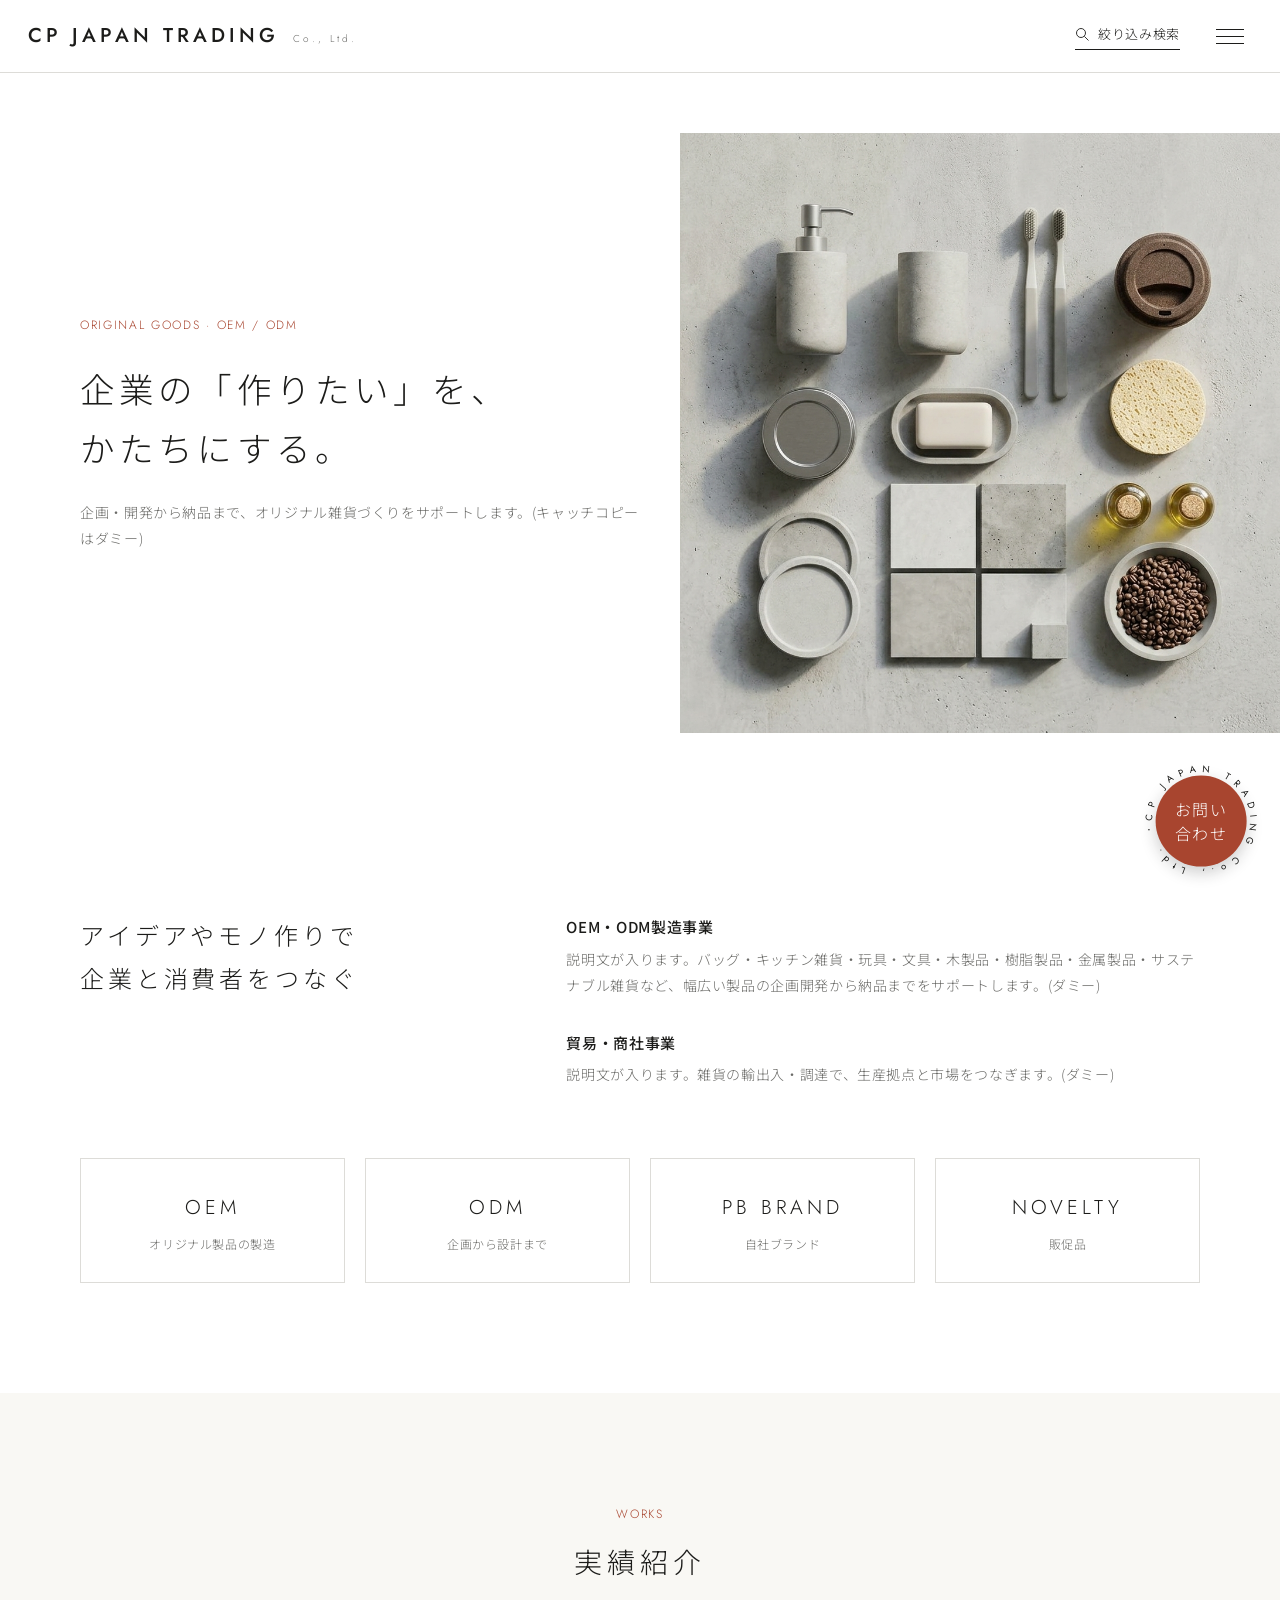
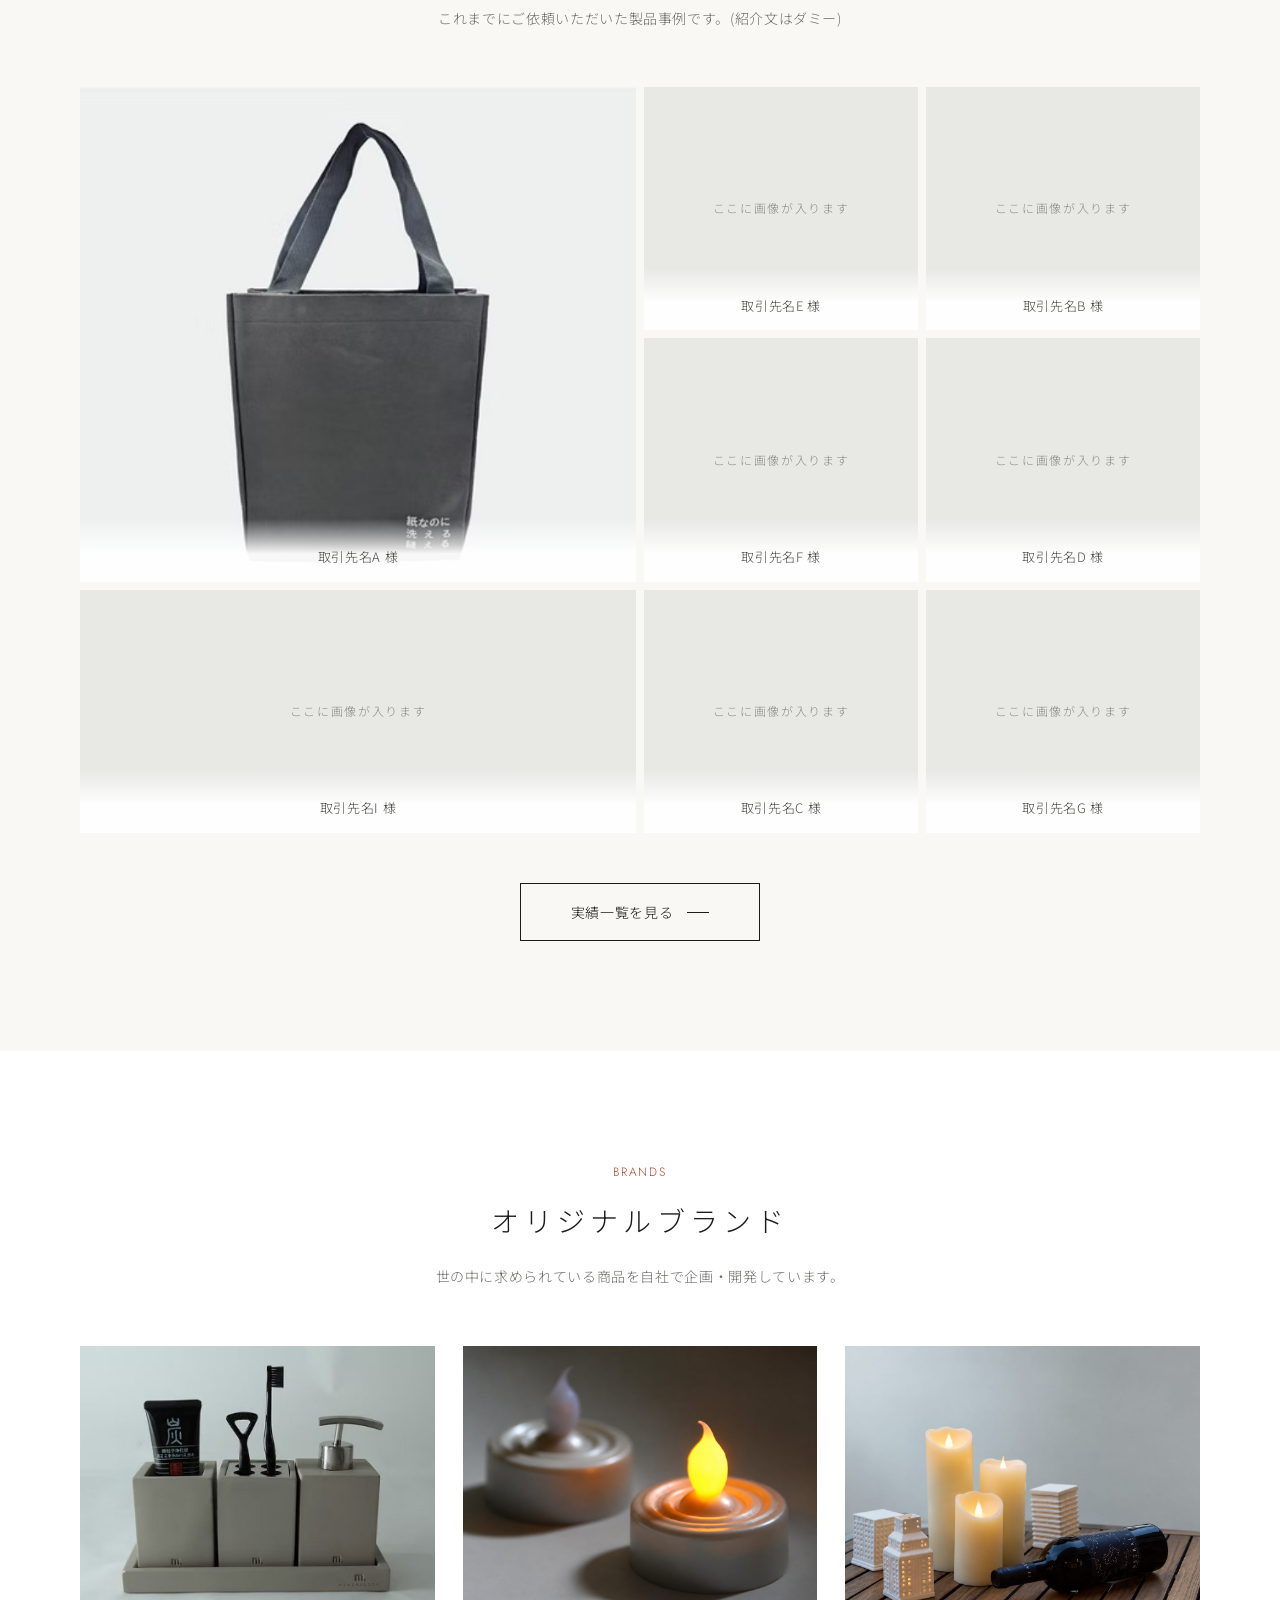
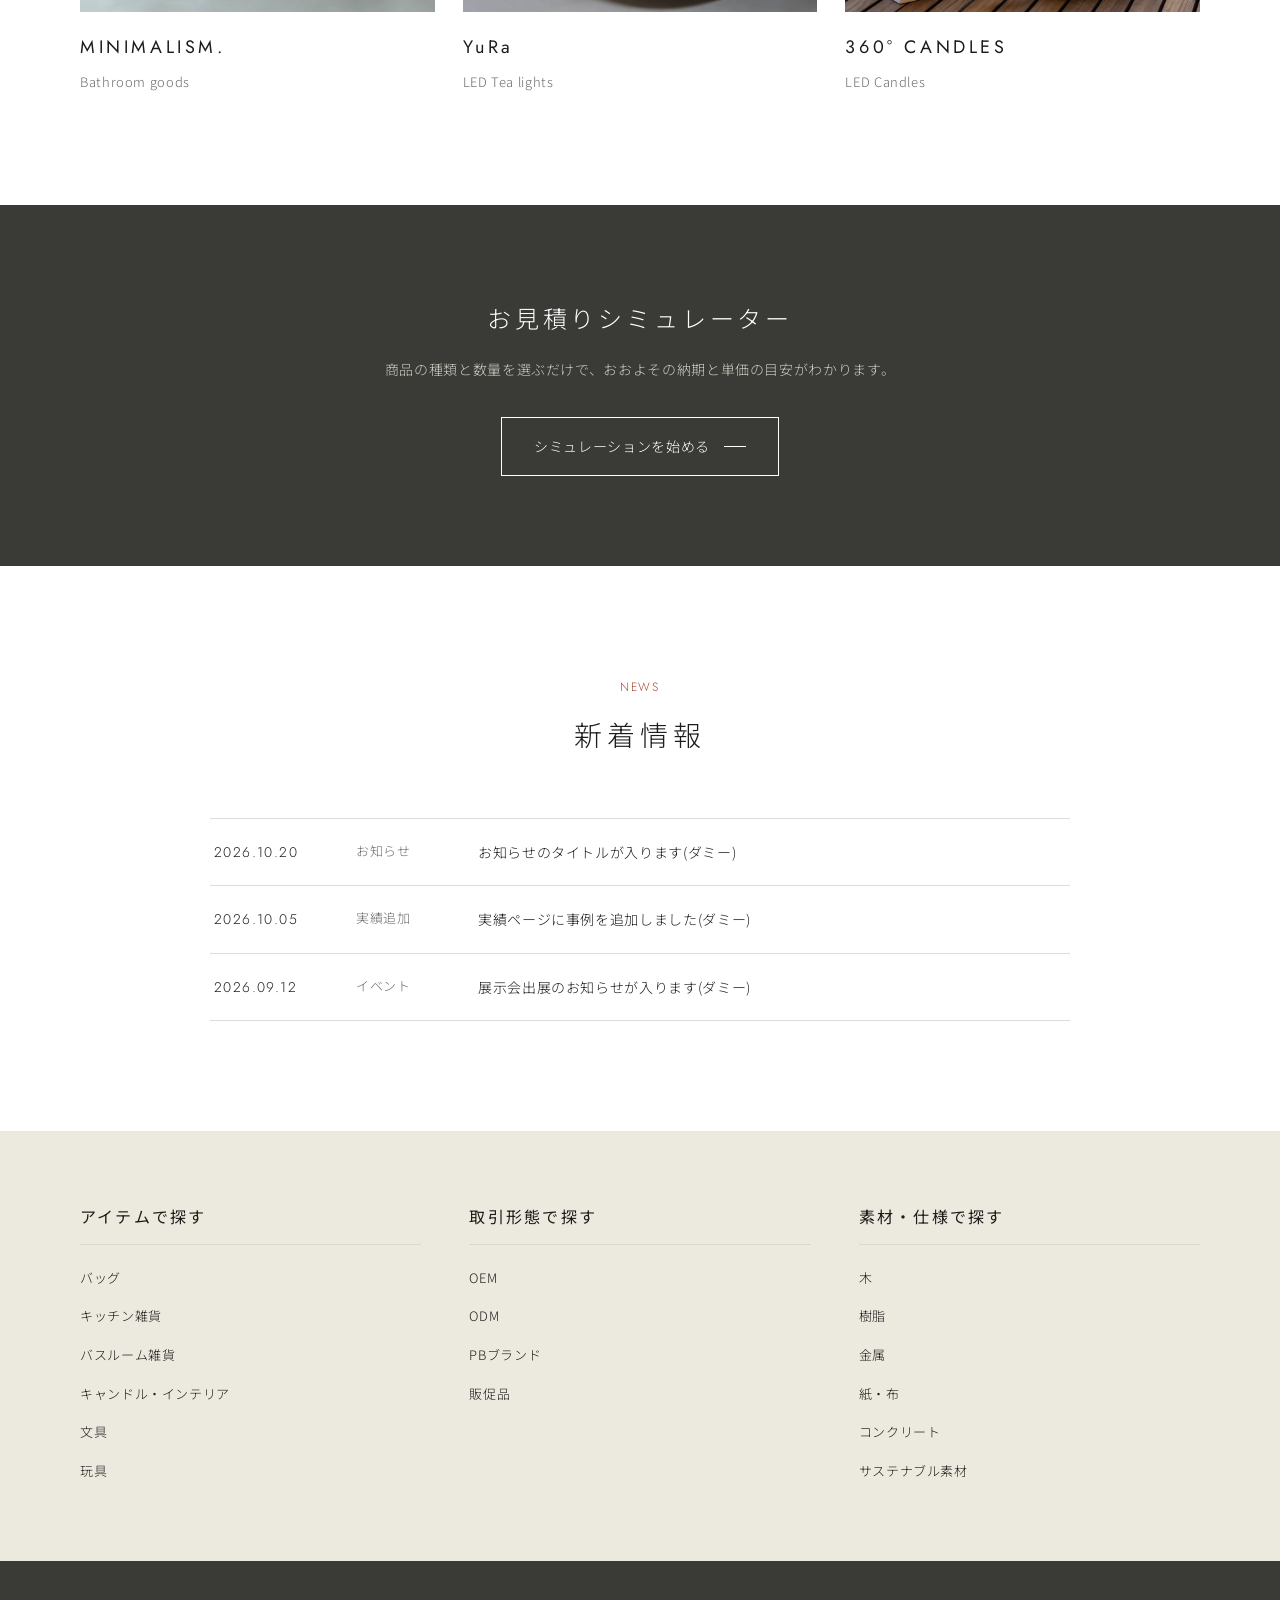
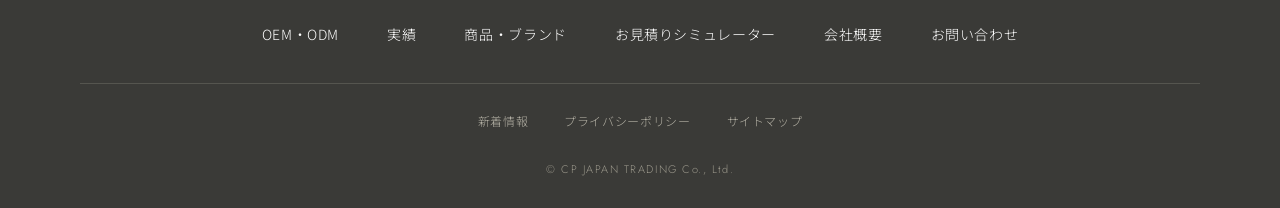
<file: index.html>
<!DOCTYPE html>
<html lang="ja">
<head>
<meta charset="UTF-8">
<meta name="viewport" content="width=device-width,initial-scale=1">
<title>トップ | CP JAPAN TRADING</title>
<meta name="robots" content="noindex">
<link rel="preconnect" href="https://fonts.googleapis.com">
<link href="https://fonts.googleapis.com/css2?family=Jost:wght@300;400;500&family=Noto+Sans+JP:wght@300;400;500&display=swap" rel="stylesheet">
<link rel="stylesheet" href="style.css">
</head>
<body class="top">
<div id="hd"></div>

<main>
<section class="hero">
  <div class="hero-tx">
    <span class="en">ORIGINAL GOODS · OEM / ODM</span>
    <h1>企業の「作りたい」を、<br>かたちにする。</h1>
    <p>企画・開発から納品まで、オリジナル雑貨づくりをサポートします。(キャッチコピーはダミー)</p>
  </div>
  <div class="hero-img"><img src="images/header.jpg" alt="" width="1024" height="1024"></div>
</section>

<section class="sec">
  <div class="wrap lead">
    <h2>アイデアやモノ作りで<br>企業と消費者をつなぐ</h2>
    <div>
      <div class="blk"><h3>OEM・ODM製造事業</h3><p>説明文が入ります。バッグ・キッチン雑貨・玩具・文具・木製品・樹脂製品・金属製品・サステナブル雑貨など、幅広い製品の企画開発から納品までをサポートします。(ダミー)</p></div>
      <div class="blk"><h3>貿易・商社事業</h3><p>説明文が入ります。雑貨の輸出入・調達で、生産拠点と市場をつなぎます。(ダミー)</p></div>
    </div>
  </div>
  <div class="wrap svc">
    <a href="oem.html#oem"><span class="en">OEM</span><small>オリジナル製品の製造</small></a>
    <a href="oem.html#odm"><span class="en">ODM</span><small>企画から設計まで</small></a>
    <a href="products.html#pb"><span class="en">PB BRAND</span><small>自社ブランド</small></a>
    <a href="oem.html#promo"><span class="en">NOVELTY</span><small>販促品</small></a>
  </div>
</section>

<section class="sec ecru">
  <div class="wrap">
    <div class="sec-hd"><span class="en">WORKS</span><h2>実績紹介</h2><p>これまでにご依頼いただいた製品事例です。(紹介文はダミー)</p></div>
    <div class="mosaic" id="topMosaic"></div>
    <p class="center" style="margin-top:50px"><a class="btn" href="works.html">実績一覧を見る</a></p>
  </div>
</section>

<section class="sec">
  <div class="wrap">
    <div class="sec-hd"><span class="en">BRANDS</span><h2>オリジナルブランド</h2><p>世の中に求められている商品を自社で企画・開発しています。</p></div>
    <div class="cards3">
      <a class="card" href="products.html#mini"><div class="ph-box"><img src="images/brand-mini.jpg" alt="MINIMALISM."></div><h3>MINIMALISM.</h3><p>Bathroom goods</p></a>
      <a class="card" href="products.html#yura"><div class="ph-box"><img src="images/brand-yura.jpg" alt="YuRa"></div><h3>YuRa</h3><p>LED Tea lights</p></a>
      <a class="card" href="products.html#c360"><div class="ph-box"><img src="images/brand-c360.jpg" alt="360° CANDLES"></div><h3>360° CANDLES</h3><p>LED Candles</p></a>
    </div>
  </div>
</section>

<section class="cta-est">
  <div class="wrap">
    <h2>お見積りシミュレーター</h2>
    <p>商品の種類と数量を選ぶだけで、おおよその納期と単価の目安がわかります。</p>
    <a class="btn" href="estimate.html">シミュレーションを始める</a>
  </div>
</section>

<section class="sec">
  <div class="wrap-narrow">
    <div class="sec-hd"><span class="en">NEWS</span><h2>新着情報</h2></div>
    <ul class="news">
      <li><time>2026.10.20</time><span>お知らせ</span><a href="#">お知らせのタイトルが入ります(ダミー)</a></li>
      <li><time>2026.10.05</time><span>実績追加</span><a href="works.html">実績ページに事例を追加しました(ダミー)</a></li>
      <li><time>2026.09.12</time><span>イベント</span><a href="#">展示会出展のお知らせが入ります(ダミー)</a></li>
    </ul>
  </div>
</section>
</main>
<div id="ft"></div>
<script src="data.js"></script>
<script src="app.js"></script>
</body>
</html>
</file>
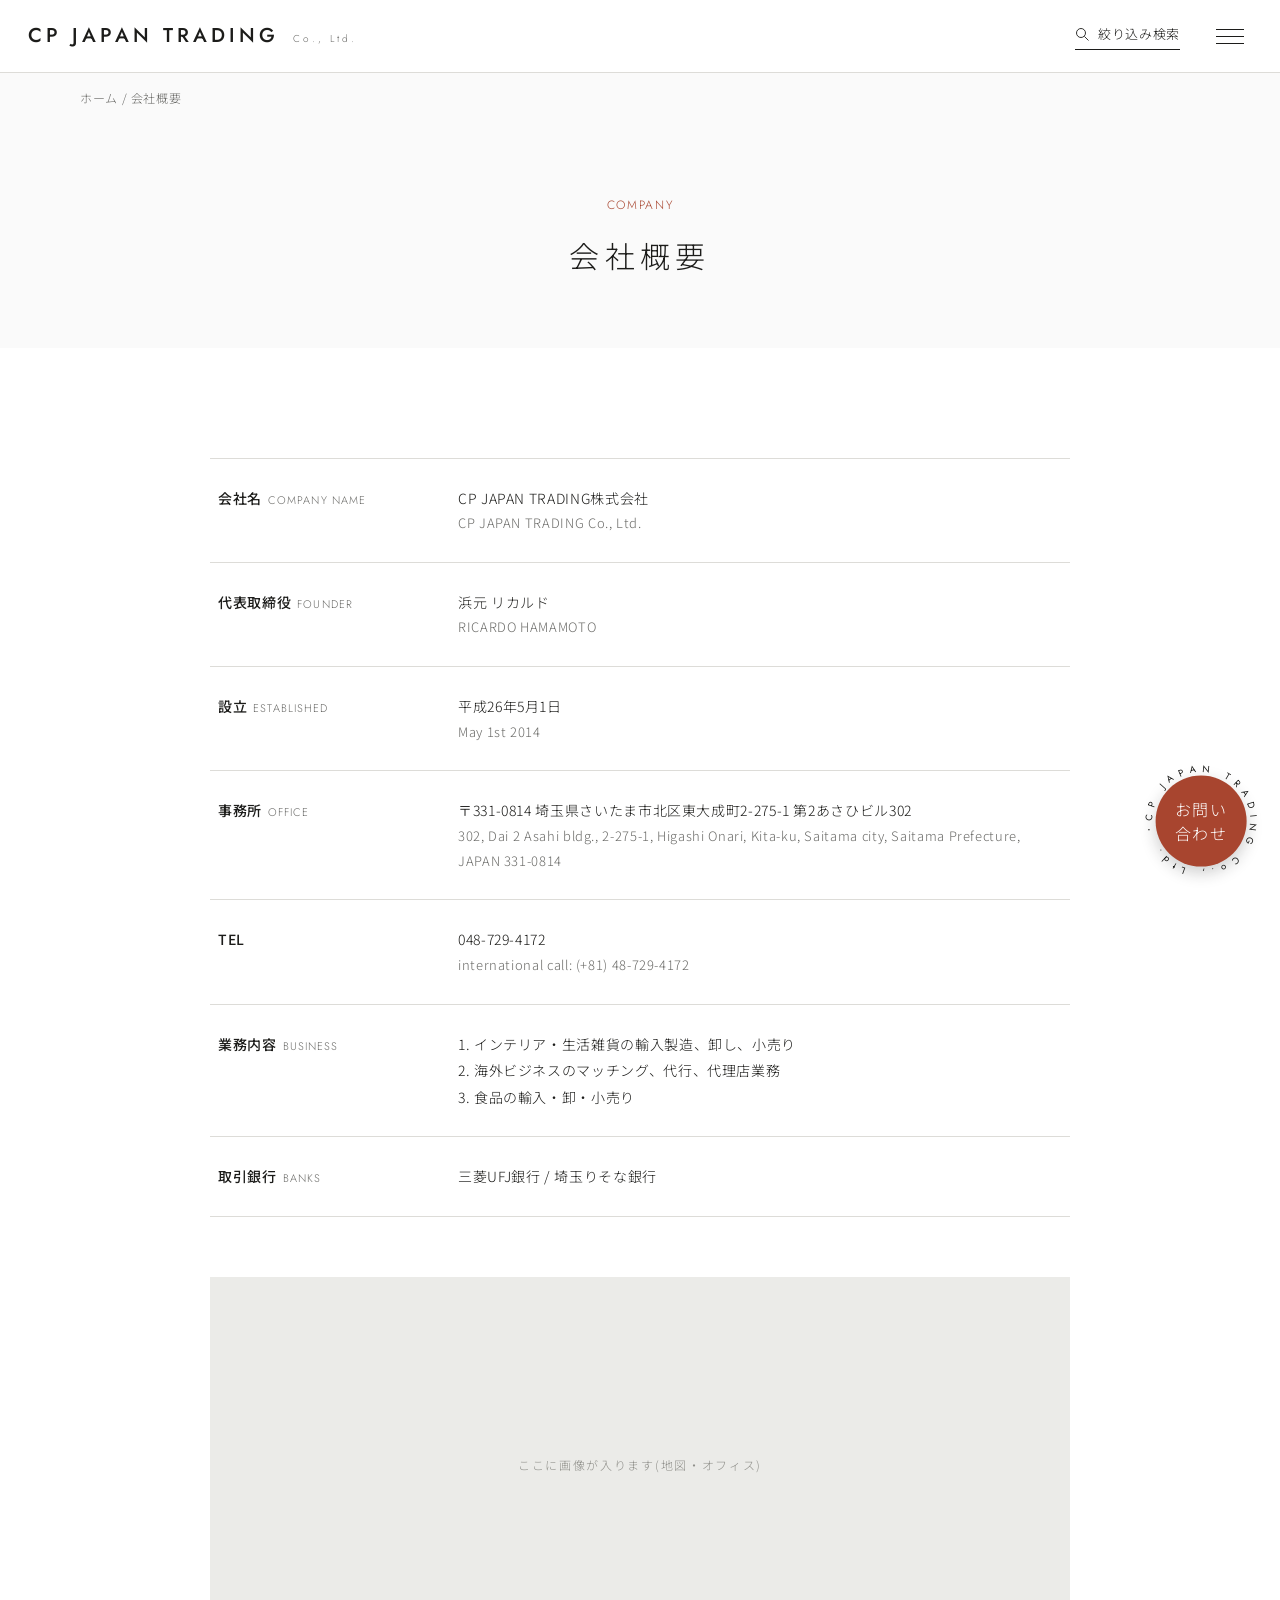
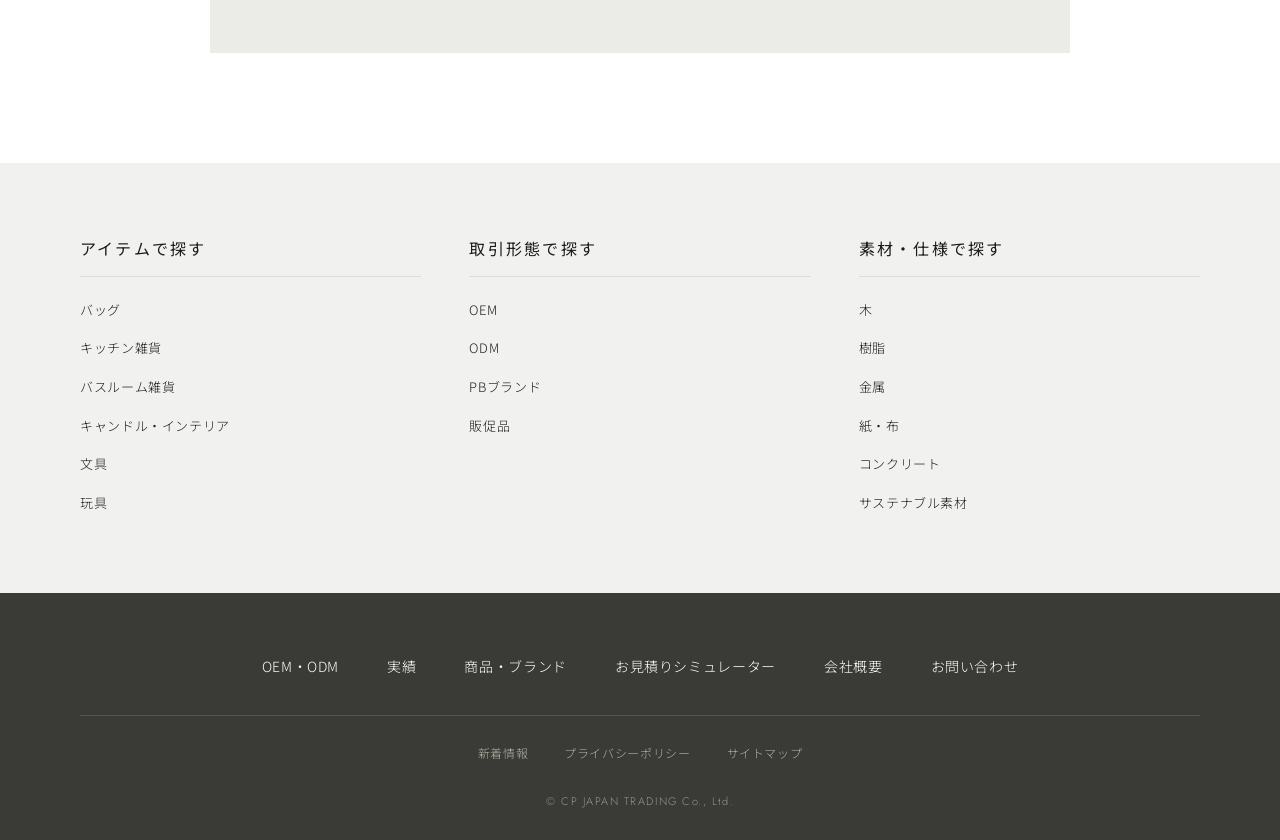
<file: company.html>
<!DOCTYPE html>
<html lang="ja">
<head>
<meta charset="UTF-8">
<meta name="viewport" content="width=device-width,initial-scale=1">
<title>会社概要 | CP JAPAN TRADING</title>
<meta name="robots" content="noindex">
<link rel="preconnect" href="https://fonts.googleapis.com">
<link href="https://fonts.googleapis.com/css2?family=Jost:wght@300;400;500&family=Noto+Sans+JP:wght@300;400;500&display=swap" rel="stylesheet">
<link rel="stylesheet" href="style.css">
</head>
<body class="sub">
<div id="hd"></div>

<div class="crumb"><div class="wrap"><a href="index.html">ホーム</a> / 会社概要</div></div>
<section class="page-hd"><span class="en">COMPANY</span><h1>会社概要</h1></section>
<section class="sec">
  <div class="wrap-narrow">
    <table class="tbl">
      <tr><th>会社名<small>COMPANY NAME</small></th><td>CP JAPAN TRADING株式会社<small>CP JAPAN TRADING Co., Ltd.</small></td></tr>
      <tr><th>代表取締役<small>FOUNDER</small></th><td>浜元 リカルド<small>RICARDO HAMAMOTO</small></td></tr>
      <tr><th>設立<small>ESTABLISHED</small></th><td>平成26年5月1日<small>May 1st 2014</small></td></tr>
      <tr><th>事務所<small>OFFICE</small></th><td>〒331-0814 埼玉県さいたま市北区東大成町2-275-1 第2あさひビル302<small>302, Dai 2 Asahi bldg., 2-275-1, Higashi Onari, Kita-ku, Saitama city, Saitama Prefecture, JAPAN 331-0814</small></td></tr>
      <tr><th>TEL</th><td>048-729-4172<small>international call: (+81) 48-729-4172</small></td></tr>
      <tr><th>業務内容<small>BUSINESS</small></th><td>1. インテリア・生活雑貨の輸入製造、卸し、小売り<br>2. 海外ビジネスのマッチング、代行、代理店業務<br>3. 食品の輸入・卸・小売り</td></tr>
      <tr><th>取引銀行<small>BANKS</small></th><td>三菱UFJ銀行 / 埼玉りそな銀行</td></tr>
    </table>
    <div class="ph-box" style="aspect-ratio:16/7;margin-top:60px" data-ph="ここに画像が入ります(地図・オフィス)"></div>
  </div>
</section>
<div id="ft"></div>
<script src="data.js"></script>
<script src="app.js"></script>
</body>
</html>
</file>
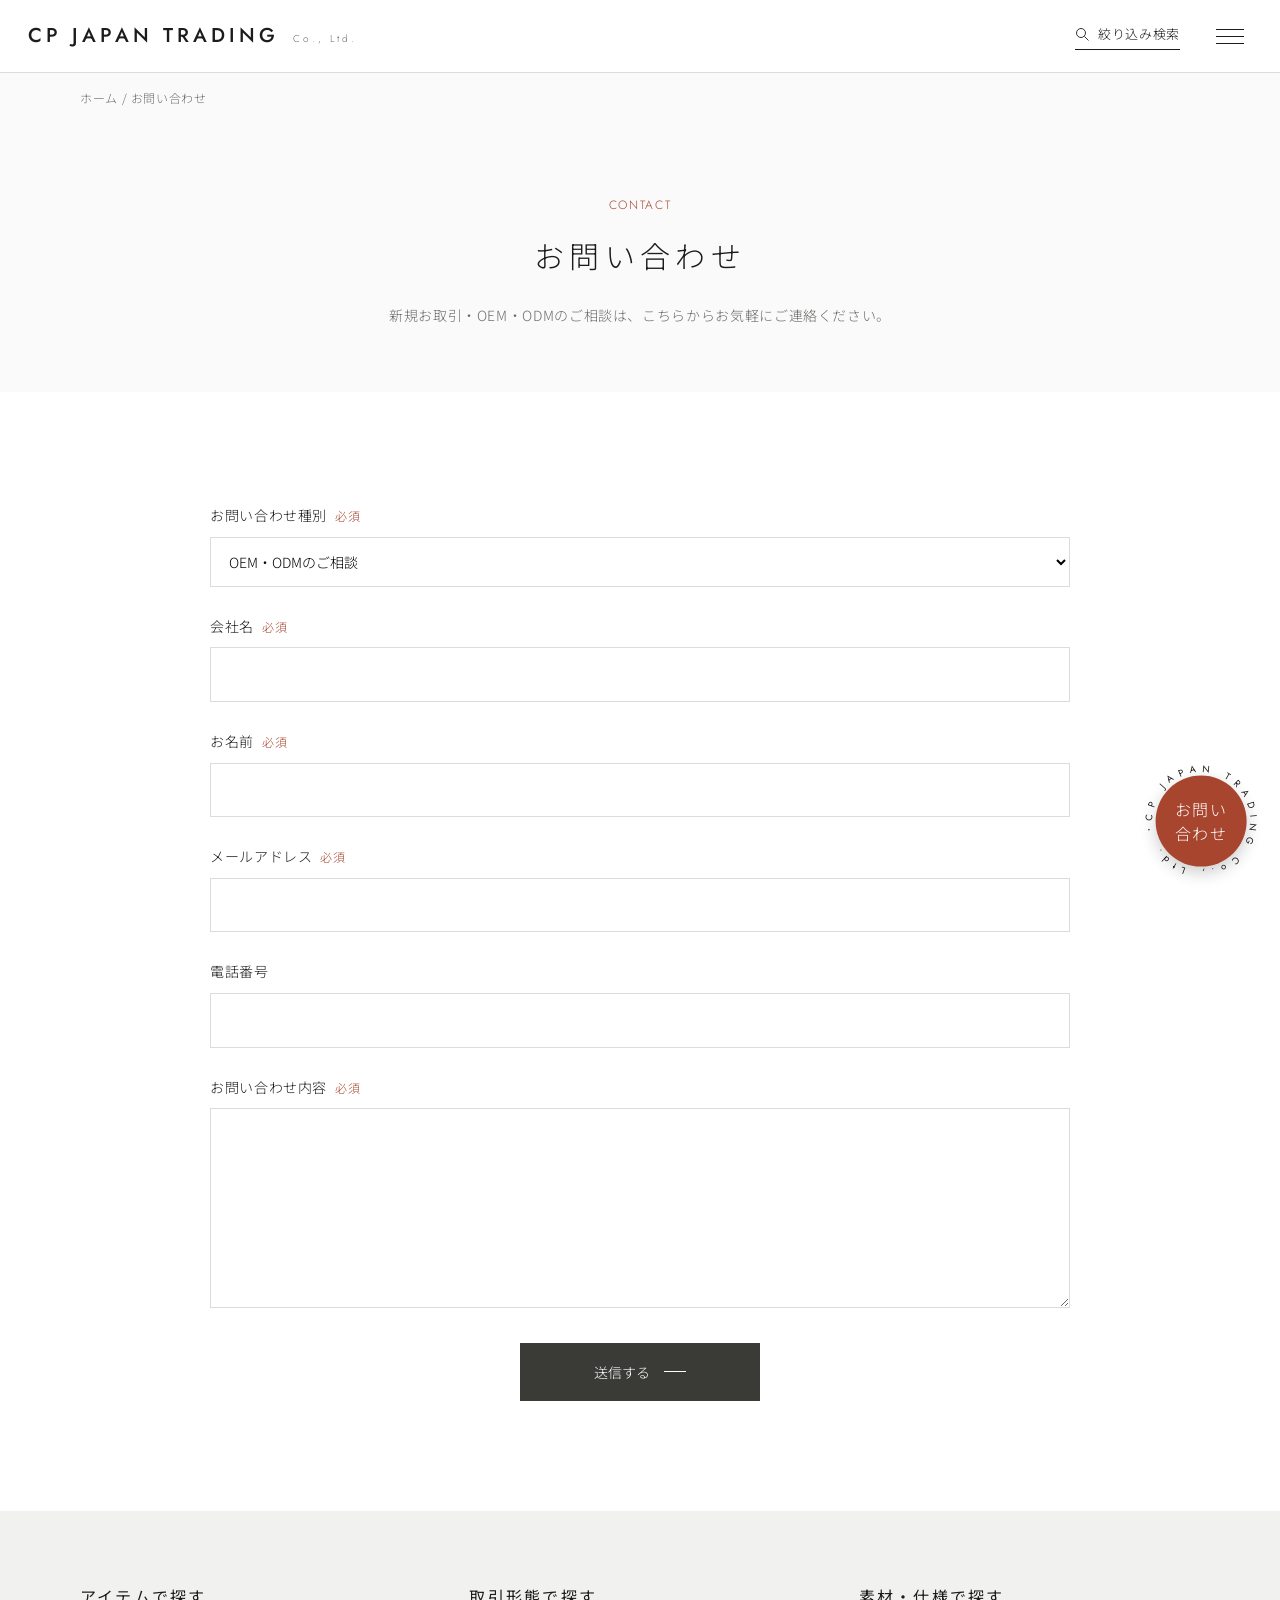
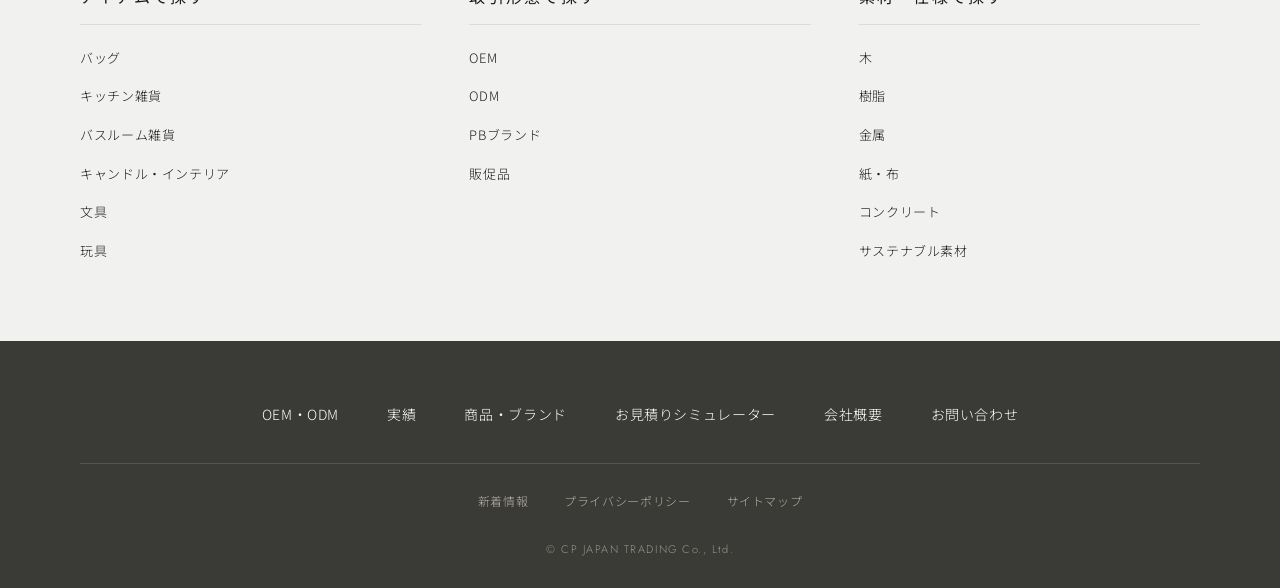
<file: contact.html>
<!DOCTYPE html>
<html lang="ja">
<head>
<meta charset="UTF-8">
<meta name="viewport" content="width=device-width,initial-scale=1">
<title>お問い合わせ | CP JAPAN TRADING</title>
<meta name="robots" content="noindex">
<link rel="preconnect" href="https://fonts.googleapis.com">
<link href="https://fonts.googleapis.com/css2?family=Jost:wght@300;400;500&family=Noto+Sans+JP:wght@300;400;500&display=swap" rel="stylesheet">
<link rel="stylesheet" href="style.css">
</head>
<body class="sub">
<div id="hd"></div>

<div class="crumb"><div class="wrap"><a href="index.html">ホーム</a> / お問い合わせ</div></div>
<section class="page-hd"><span class="en">CONTACT</span><h1>お問い合わせ</h1><p>新規お取引・OEM・ODMのご相談は、こちらからお気軽にご連絡ください。</p></section>
<section class="sec">
  <div class="wrap-narrow">
    <form class="form" onsubmit="event.preventDefault();alert('テストサイトのため送信されません');">
      <div><label>お問い合わせ種別<em>必須</em></label><select><option>OEM・ODMのご相談</option><option>新規お取引について</option><option>商品について</option><option>その他</option></select></div>
      <div><label>会社名<em>必須</em></label><input type="text"></div>
      <div><label>お名前<em>必須</em></label><input type="text"></div>
      <div><label>メールアドレス<em>必須</em></label><input type="email"></div>
      <div><label>電話番号</label><input type="tel"></div>
      <div><label>お問い合わせ内容<em>必須</em></label><textarea></textarea></div>
      <p class="center"><button class="btn btn-fill" type="submit">送信する</button></p>
    </form>
  </div>
</section>
<div id="ft"></div>
<script src="data.js"></script>
<script src="app.js"></script>
</body>
</html>
</file>
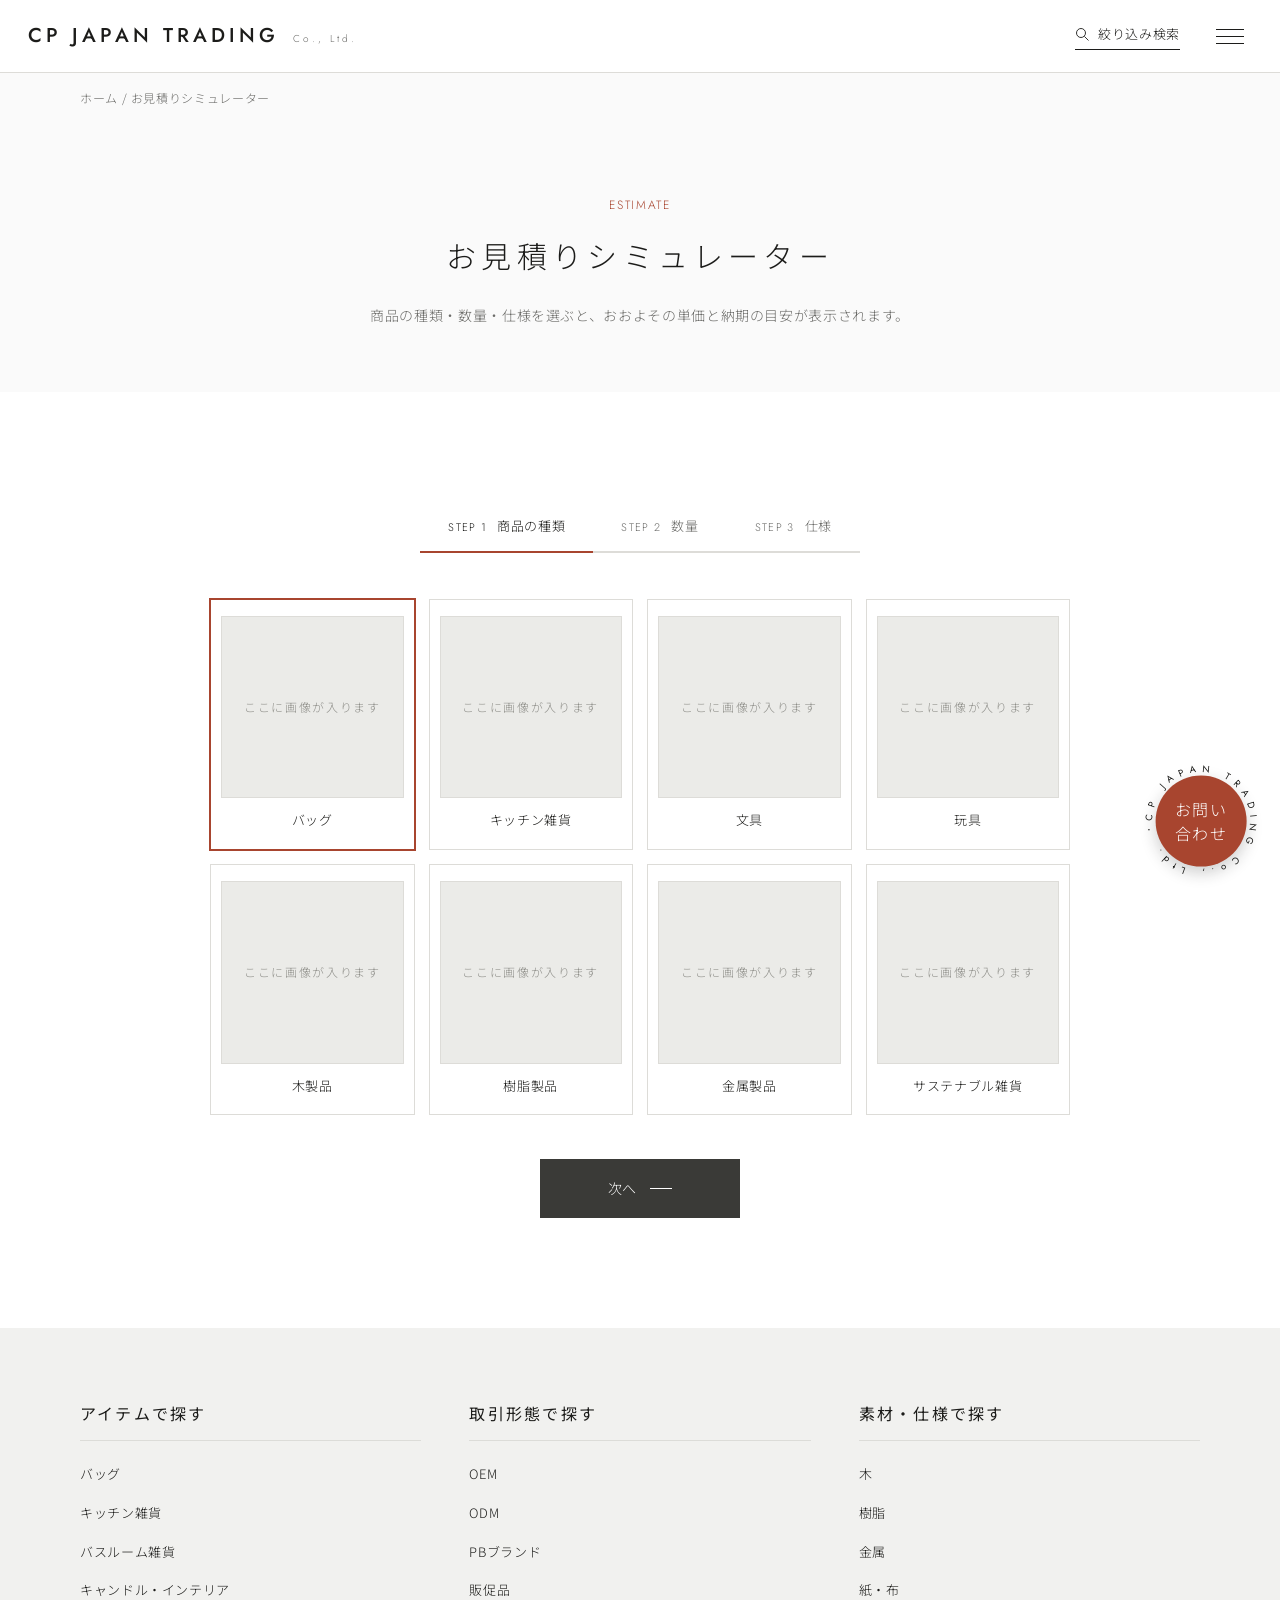
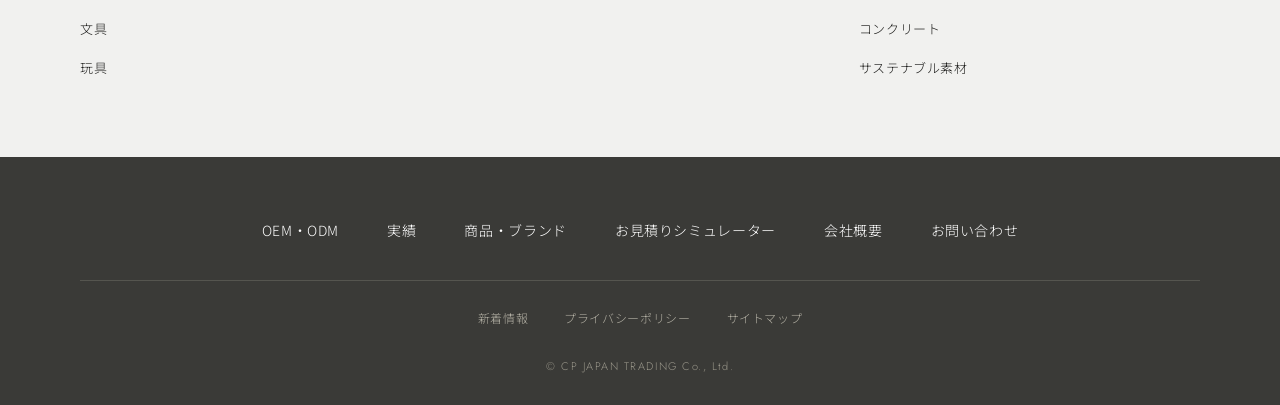
<file: estimate.html>
<!DOCTYPE html>
<html lang="ja">
<head>
<meta charset="UTF-8">
<meta name="viewport" content="width=device-width,initial-scale=1">
<title>お見積りシミュレーター | CP JAPAN TRADING</title>
<meta name="robots" content="noindex">
<link rel="preconnect" href="https://fonts.googleapis.com">
<link href="https://fonts.googleapis.com/css2?family=Jost:wght@300;400;500&family=Noto+Sans+JP:wght@300;400;500&display=swap" rel="stylesheet">
<link rel="stylesheet" href="style.css">
</head>
<body class="sub">
<div id="hd"></div>

<div class="crumb"><div class="wrap"><a href="index.html">ホーム</a> / お見積りシミュレーター</div></div>
<section class="page-hd"><span class="en">ESTIMATE</span><h1>お見積りシミュレーター</h1><p>商品の種類・数量・仕様を選ぶと、おおよその単価と納期の目安が表示されます。</p></section>
<section class="sec" id="est">
  <div class="wrap-narrow">
    <ol class="steps"><li class="on">商品の種類</li><li>数量</li><li>仕様</li></ol>

    <div class="st on"><div class="opts"><label class="opt"><input type="radio" name="cat" value="bag" checked><span><span class="ph-box" style="display:block;aspect-ratio:1;width:100%" data-ph=""></span>バッグ</span></label><label class="opt"><input type="radio" name="cat" value="kitchen"><span><span class="ph-box" style="display:block;aspect-ratio:1;width:100%" data-ph=""></span>キッチン雑貨</span></label><label class="opt"><input type="radio" name="cat" value="stat"><span><span class="ph-box" style="display:block;aspect-ratio:1;width:100%" data-ph=""></span>文具</span></label><label class="opt"><input type="radio" name="cat" value="toy"><span><span class="ph-box" style="display:block;aspect-ratio:1;width:100%" data-ph=""></span>玩具</span></label><label class="opt"><input type="radio" name="cat" value="wood"><span><span class="ph-box" style="display:block;aspect-ratio:1;width:100%" data-ph=""></span>木製品</span></label><label class="opt"><input type="radio" name="cat" value="resin"><span><span class="ph-box" style="display:block;aspect-ratio:1;width:100%" data-ph=""></span>樹脂製品</span></label><label class="opt"><input type="radio" name="cat" value="metal"><span><span class="ph-box" style="display:block;aspect-ratio:1;width:100%" data-ph=""></span>金属製品</span></label><label class="opt"><input type="radio" name="cat" value="eco"><span><span class="ph-box" style="display:block;aspect-ratio:1;width:100%" data-ph=""></span>サステナブル雑貨</span></label></div></div>

    <div class="st"><p class="center" style="font-size:14px;color:var(--ink-sub)">ご希望の数量を選んでください。</p>
      <div class="qty"><input type="range" id="qty" min="100" max="10000" step="100" value="1000"><output id="qtyOut">1,000<small>個</small></output></div></div>

    <div class="st">
      <h3 style="font-weight:400;font-size:15px;margin-bottom:12px">名入れ・ロゴ</h3>
      <div class="opts" style="grid-template-columns:repeat(3,1fr);margin-bottom:34px">
        <label class="opt"><input type="radio" name="print" value="0" checked><span>なし</span></label>
        <label class="opt"><input type="radio" name="print" value="40"><span>1色印刷</span></label>
        <label class="opt"><input type="radio" name="print" value="90"><span>フルカラー・刺繍など</span></label>
      </div>
      <h3 style="font-weight:400;font-size:15px;margin-bottom:12px">包装</h3>
      <div class="opts" style="grid-template-columns:repeat(3,1fr)">
        <label class="opt"><input type="radio" name="pack" value="0" checked><span>標準</span></label>
        <label class="opt"><input type="radio" name="pack" value="25"><span>個包装</span></label>
        <label class="opt"><input type="radio" name="pack" value="60"><span>オリジナルパッケージ</span></label>
      </div>
    </div>

    <div class="st">
      <div class="res">
        <div><span>数量</span><b id="rQty"></b></div>
        <div><span>納期の目安</span><b id="rDays"></b></div>
        <div><span>単価の目安(税抜)</span><b id="rUnit"></b></div>
        <div><span>合計の目安(税抜)</span><b id="rTotal"></b></div>
      </div>
      <p class="note">※ テストサイト用のダミー計算です。実際の金額・納期ではありません。</p>
      <p class="center" style="margin-top:30px"><a class="btn btn-fill" href="contact.html">この内容で相談する</a></p>
    </div>

    <div class="est-nav">
      <button class="btn" id="bk" type="button" style="min-width:140px">戻る</button>
      <button class="btn btn-fill" id="nx" type="button" style="min-width:200px">次へ</button>
      <button class="btn btn-fill" id="rs" type="button" style="min-width:200px;display:none">結果を見る</button>
      <button class="btn" id="re" type="button" style="min-width:200px;display:none">やり直す</button>
    </div>
  </div>
</section>
<div id="ft"></div>
<script src="data.js"></script>
<script src="app.js"></script>
</body>
</html>
</file>
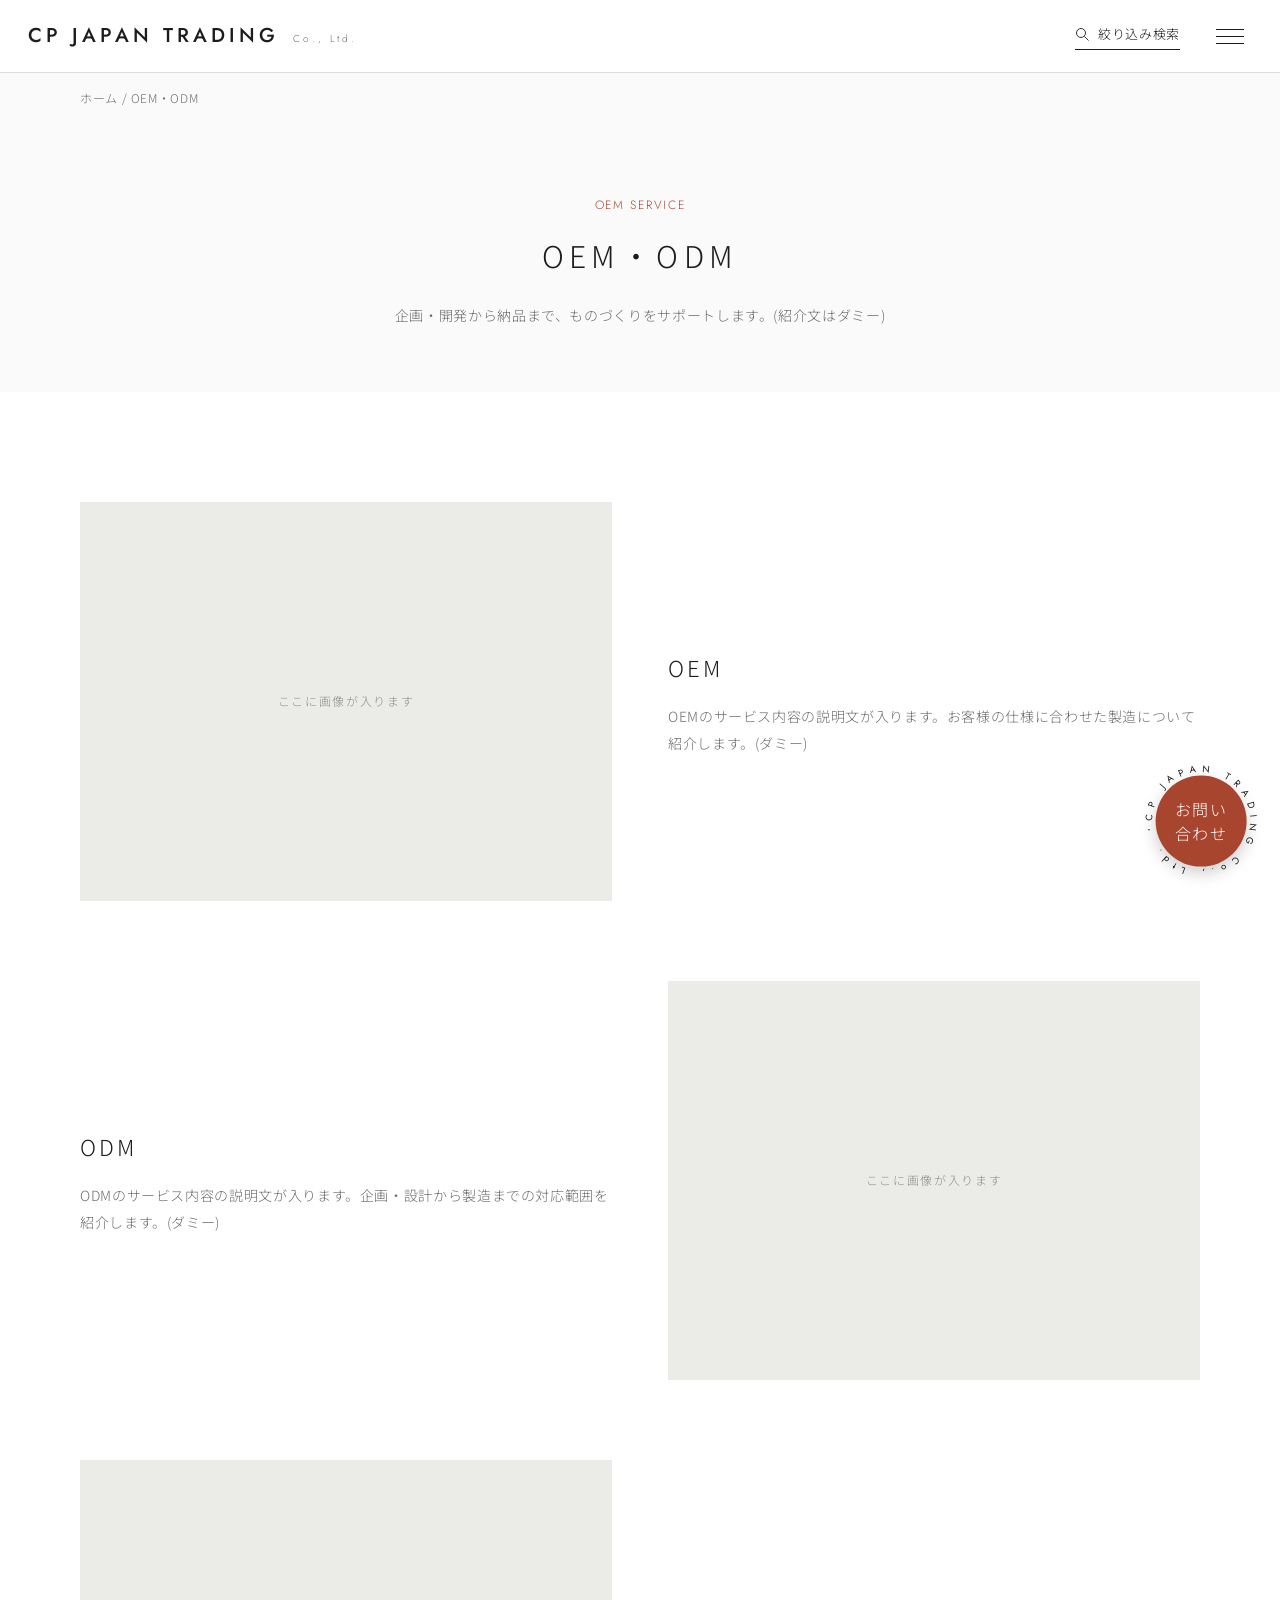
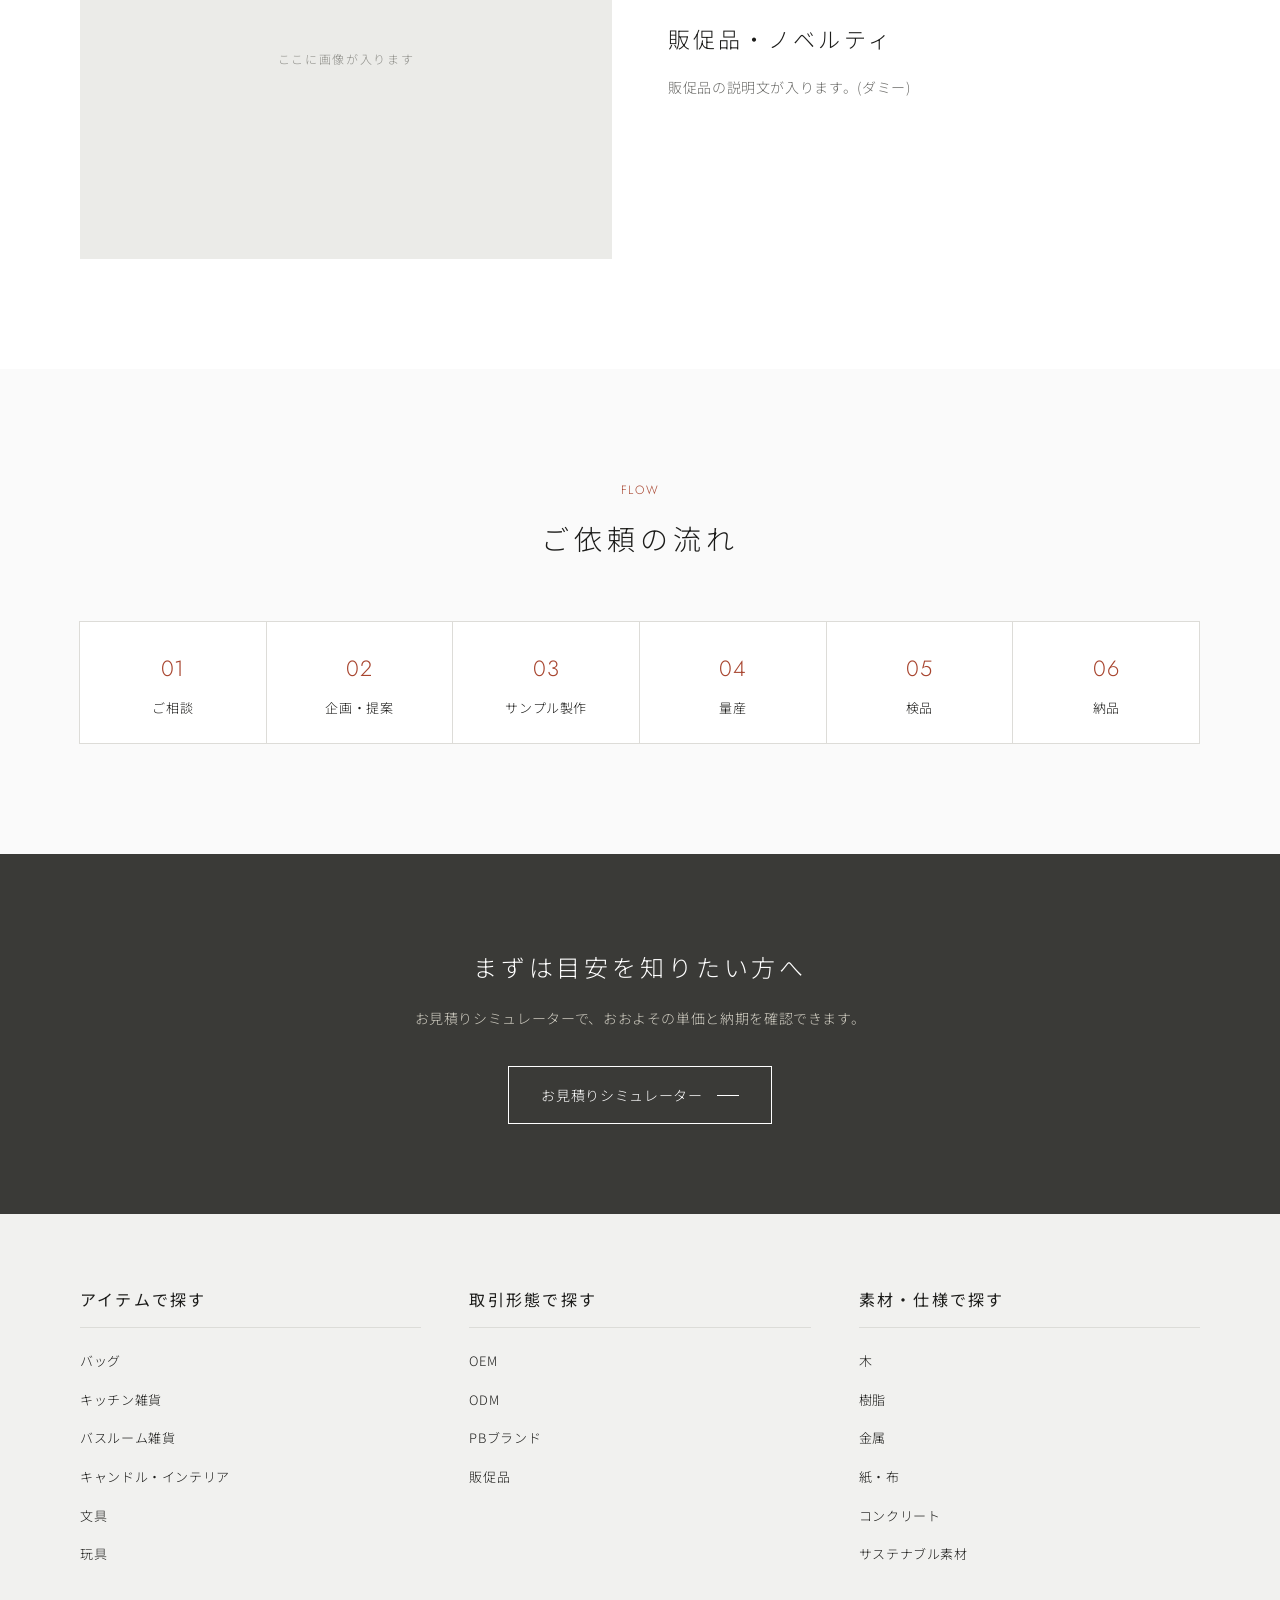
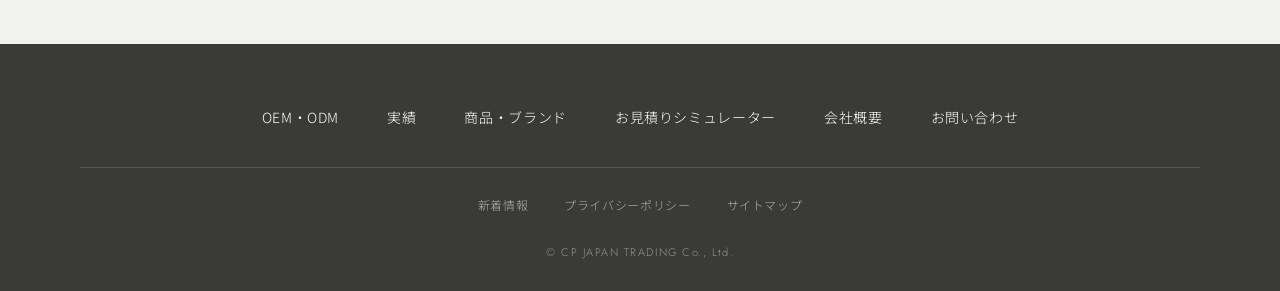
<file: oem.html>
<!DOCTYPE html>
<html lang="ja">
<head>
<meta charset="UTF-8">
<meta name="viewport" content="width=device-width,initial-scale=1">
<title>OEM・ODM | CP JAPAN TRADING</title>
<meta name="robots" content="noindex">
<link rel="preconnect" href="https://fonts.googleapis.com">
<link href="https://fonts.googleapis.com/css2?family=Jost:wght@300;400;500&family=Noto+Sans+JP:wght@300;400;500&display=swap" rel="stylesheet">
<link rel="stylesheet" href="style.css">
</head>
<body class="sub">
<div id="hd"></div>

<div class="crumb"><div class="wrap"><a href="index.html">ホーム</a> / OEM・ODM</div></div>
<section class="page-hd"><span class="en">OEM SERVICE</span><h1>OEM・ODM</h1><p>企画・開発から納品まで、ものづくりをサポートします。(紹介文はダミー)</p></section>
<section class="sec">
  <div class="wrap">
    <div class="two" id="oem"><div class="ph-box" data-ph=""></div><div><h3>OEM</h3><p>OEMのサービス内容の説明文が入ります。お客様の仕様に合わせた製造について紹介します。(ダミー)</p></div></div>
    <div class="two rev" id="odm"><div class="ph-box" data-ph=""></div><div><h3>ODM</h3><p>ODMのサービス内容の説明文が入ります。企画・設計から製造までの対応範囲を紹介します。(ダミー)</p></div></div>
    <div class="two" id="promo"><div class="ph-box" data-ph=""></div><div><h3>販促品・ノベルティ</h3><p>販促品の説明文が入ります。(ダミー)</p></div></div>
  </div>
</section>
<section class="sec ecru">
  <div class="wrap">
    <div class="sec-hd"><span class="en">FLOW</span><h2>ご依頼の流れ</h2></div>
    <ol class="flow"><li>ご相談</li><li>企画・提案</li><li>サンプル製作</li><li>量産</li><li>検品</li><li>納品</li></ol>
  </div>
</section>
<section class="cta-est">
  <div class="wrap"><h2>まずは目安を知りたい方へ</h2><p>お見積りシミュレーターで、おおよその単価と納期を確認できます。</p>
  <a class="btn" href="estimate.html">お見積りシミュレーター</a></div>
</section>
<div id="ft"></div>
<script src="data.js"></script>
<script src="app.js"></script>
</body>
</html>
</file>
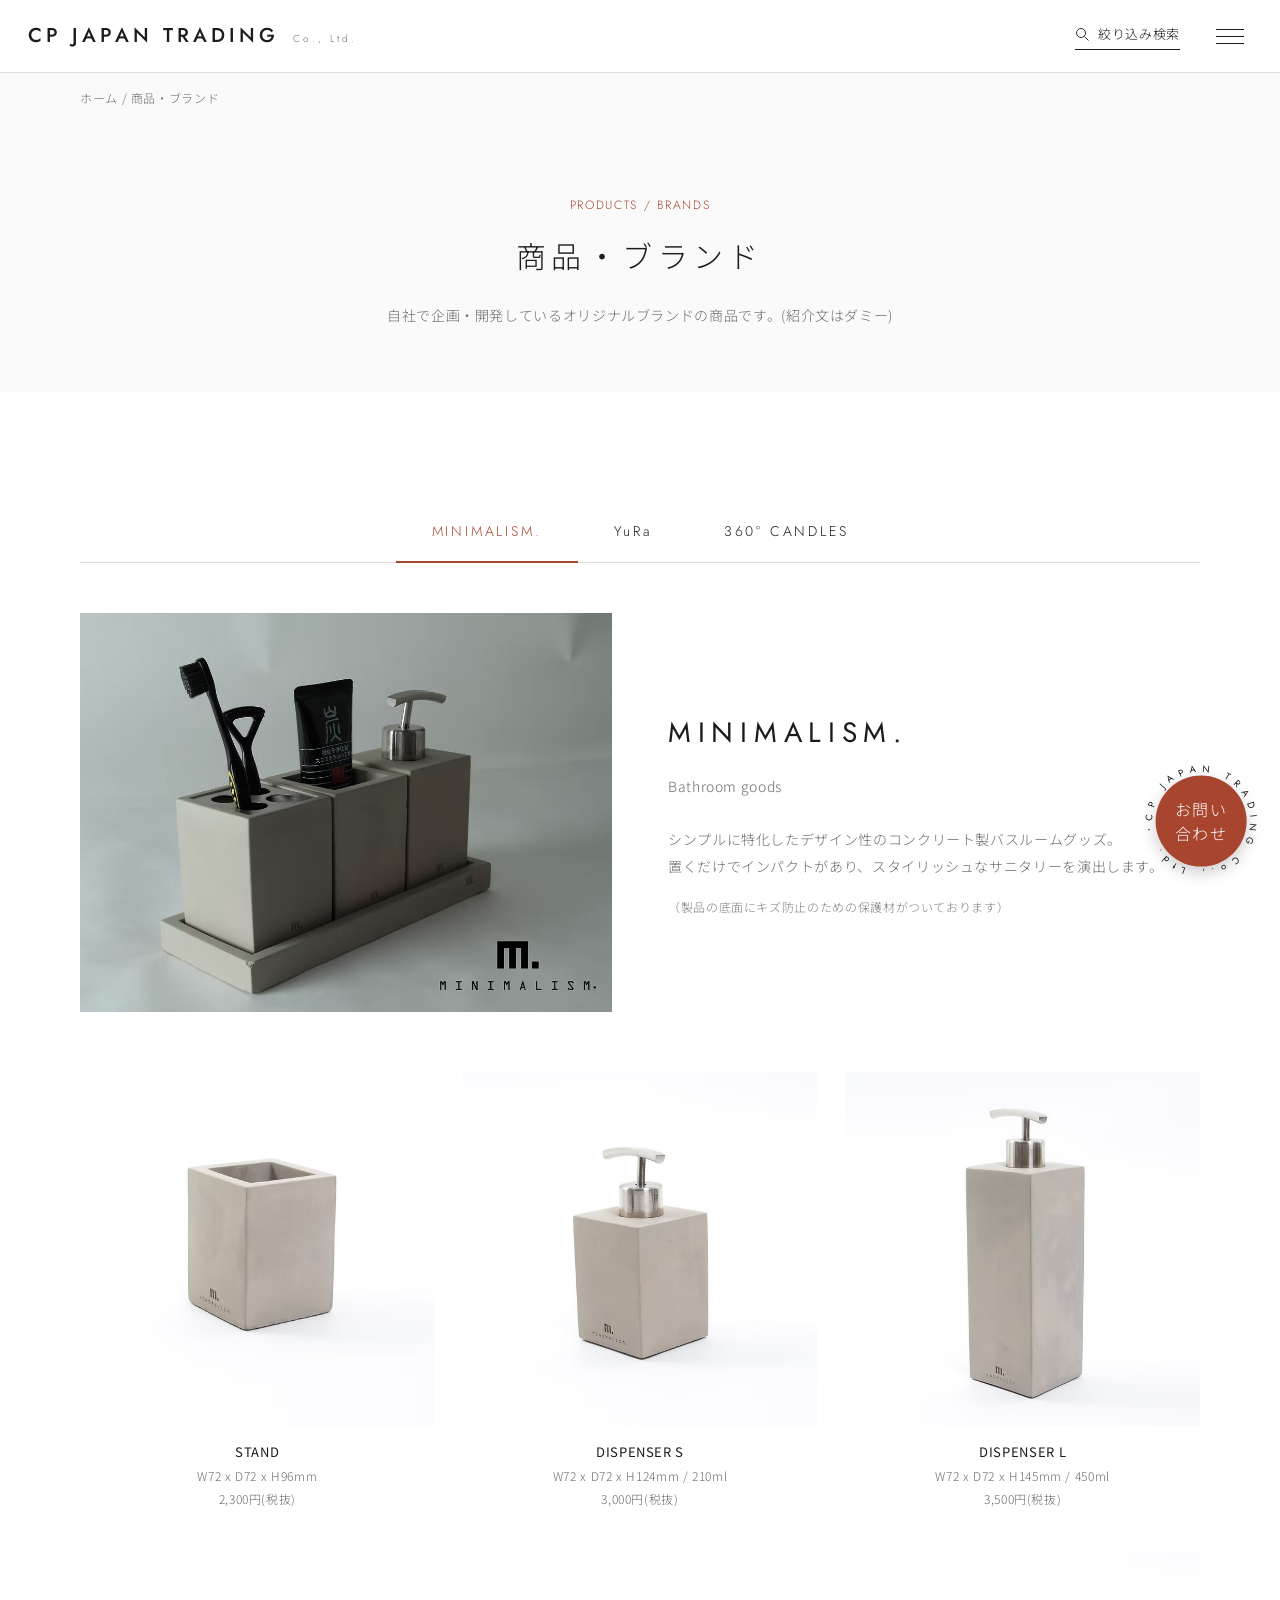
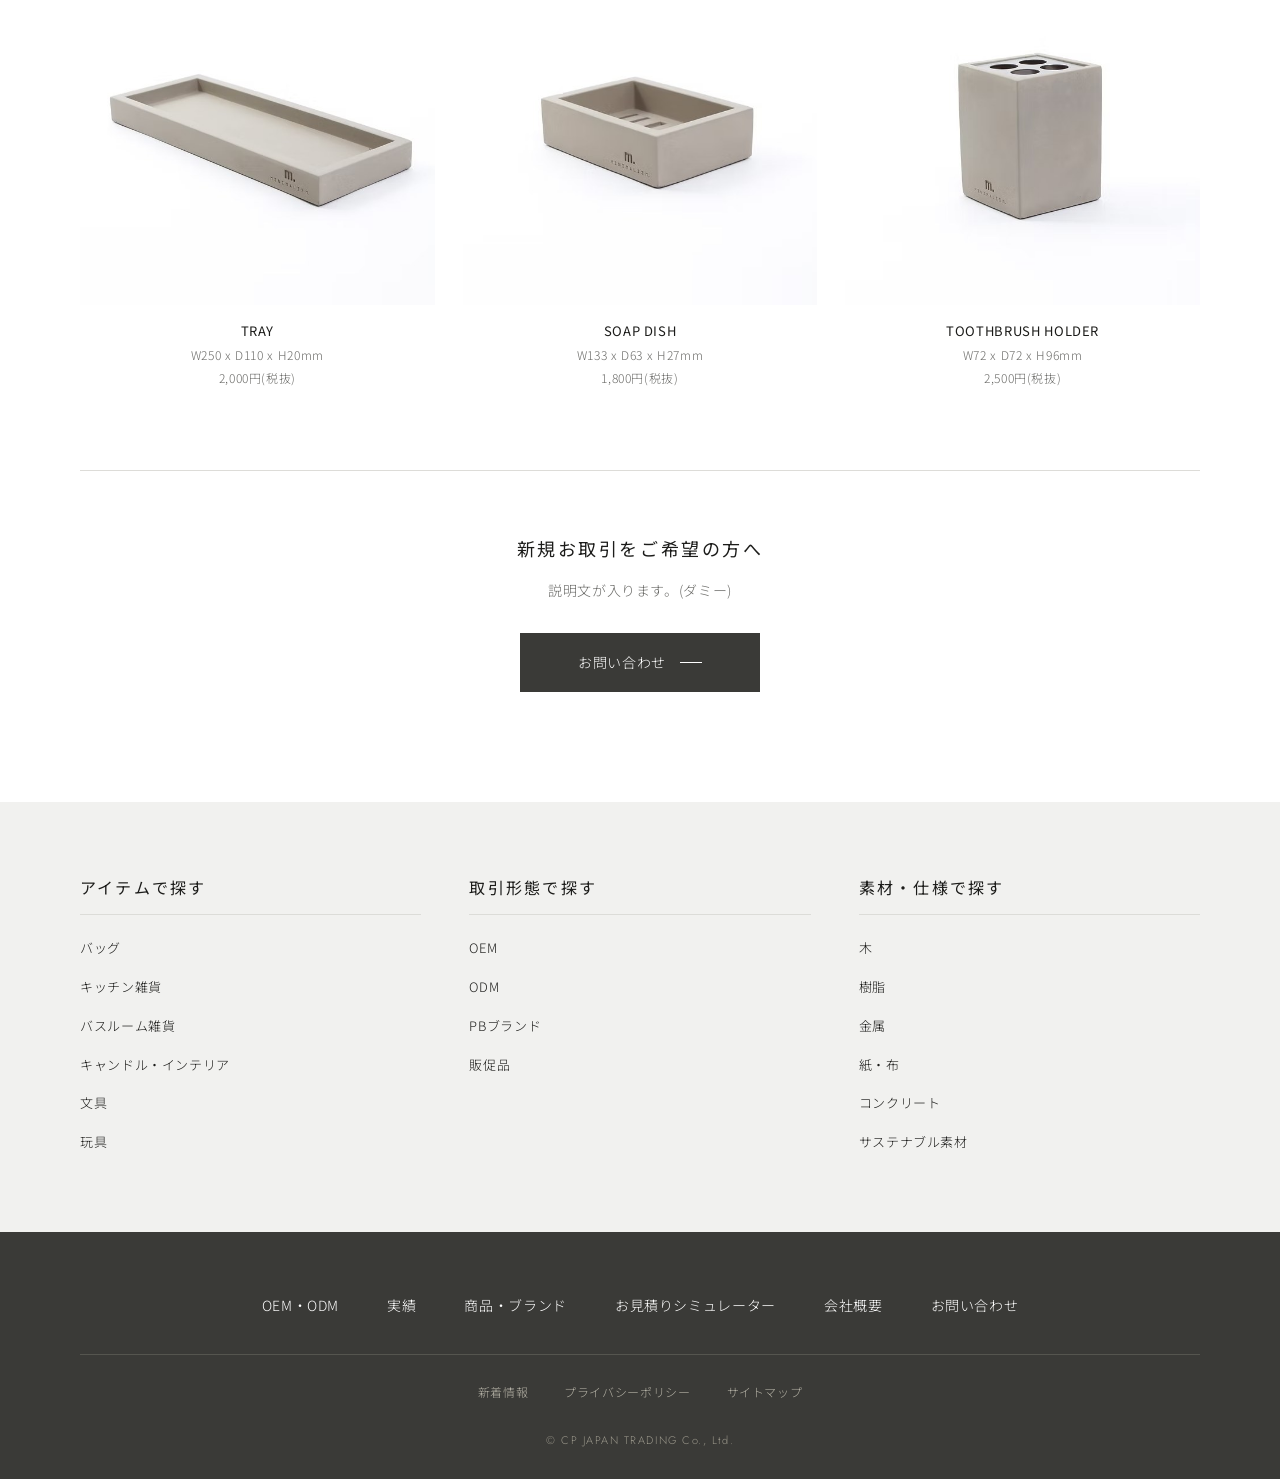
<file: products.html>
<!DOCTYPE html>
<html lang="ja">
<head>
<meta charset="UTF-8">
<meta name="viewport" content="width=device-width,initial-scale=1">
<title>商品・ブランド | CP JAPAN TRADING</title>
<meta name="robots" content="noindex">
<link rel="preconnect" href="https://fonts.googleapis.com">
<link href="https://fonts.googleapis.com/css2?family=Jost:wght@300;400;500&family=Noto+Sans+JP:wght@300;400;500&display=swap" rel="stylesheet">
<link rel="stylesheet" href="style.css">
</head>
<body class="sub">
<div id="hd"></div>

<div class="crumb"><div class="wrap"><a href="index.html">ホーム</a> / 商品・ブランド</div></div>
<section class="page-hd"><span class="en">PRODUCTS / BRANDS</span><h1>商品・ブランド</h1><p>自社で企画・開発しているオリジナルブランドの商品です。(紹介文はダミー)</p></section>
<section class="sec" id="pb">
  <div class="wrap">
    <div class="tabs" id="tabs"><button class="on" data-t="mini">MINIMALISM.</button><button data-t="yura">YuRa</button><button data-t="c360">360° CANDLES</button></div>
    <div class="tp" id="tp-yura">
  <div class="brand-intro"><div class="ph-box" data-ph=""></div><div><h2>YuRa</h2><p>LED Tea lights<br><br>ブランド紹介文が入ります。(ダミー)</p></div></div>
  <div class="pgrid"><div><div class="ph-box" data-ph=""></div><h3>商品名 1</h3><p>寸法ダミー / 税抜価格ダミー</p></div><div><div class="ph-box" data-ph=""></div><h3>商品名 2</h3><p>寸法ダミー / 税抜価格ダミー</p></div><div><div class="ph-box" data-ph=""></div><h3>商品名 3</h3><p>寸法ダミー / 税抜価格ダミー</p></div><div><div class="ph-box" data-ph=""></div><h3>商品名 4</h3><p>寸法ダミー / 税抜価格ダミー</p></div><div><div class="ph-box" data-ph=""></div><h3>商品名 5</h3><p>寸法ダミー / 税抜価格ダミー</p></div><div><div class="ph-box" data-ph=""></div><h3>商品名 6</h3><p>寸法ダミー / 税抜価格ダミー</p></div></div>
</div><div class="tp" id="tp-c360">
  <div class="brand-intro"><div class="ph-box" data-ph=""></div><div><h2>360° CANDLES</h2><p>LED Candles<br><br>ブランド紹介文が入ります。(ダミー)</p></div></div>
  <div class="pgrid"><div><div class="ph-box" data-ph=""></div><h3>商品名 1</h3><p>寸法ダミー / 税抜価格ダミー</p></div><div><div class="ph-box" data-ph=""></div><h3>商品名 2</h3><p>寸法ダミー / 税抜価格ダミー</p></div><div><div class="ph-box" data-ph=""></div><h3>商品名 3</h3><p>寸法ダミー / 税抜価格ダミー</p></div><div><div class="ph-box" data-ph=""></div><h3>商品名 4</h3><p>寸法ダミー / 税抜価格ダミー</p></div><div><div class="ph-box" data-ph=""></div><h3>商品名 5</h3><p>寸法ダミー / 税抜価格ダミー</p></div><div><div class="ph-box" data-ph=""></div><h3>商品名 6</h3><p>寸法ダミー / 税抜価格ダミー</p></div></div>
</div><div class="tp on" id="tp-mini">
  <div class="brand-intro"><div class="ph-box"><img class="ph" src="images/mini-hero.jpg" alt="MINIMALISM."></div><div><h2>MINIMALISM.</h2><p>Bathroom goods<br><br>シンプルに特化したデザイン性のコンクリート製バスルームグッズ。<br>置くだけでインパクトがあり、スタイリッシュなサニタリーを演出します。<small style="display:block;margin-top:16px;font-size:12px;opacity:.85">（製品の底面にキズ防止のための保護材がついております）</small></p></div></div>
  <div class="pgrid"><div><div class="ph-box"><img class="ph" src="images/mini-stand.jpg" alt="STAND"></div><h3>STAND</h3><p>W72 x D72 x H96mm<br>2,300円(税抜)</p></div><div><div class="ph-box"><img class="ph" src="images/mini-dispenser-s.jpg" alt="DISPENSER S"></div><h3>DISPENSER S</h3><p>W72 x D72 x H124mm / 210ml<br>3,000円(税抜)</p></div><div><div class="ph-box"><img class="ph" src="images/mini-dispenser-l.jpg" alt="DISPENSER L"></div><h3>DISPENSER L</h3><p>W72 x D72 x H145mm / 450ml<br>3,500円(税抜)</p></div><div><div class="ph-box"><img class="ph" src="images/mini-tray.jpg" alt="TRAY"></div><h3>TRAY</h3><p>W250 x D110 x H20mm<br>2,000円(税抜)</p></div><div><div class="ph-box"><img class="ph" src="images/mini-soapdish.jpg" alt="SOAP DISH"></div><h3>SOAP DISH</h3><p>W133 x D63 x H27mm<br>1,800円(税抜)</p></div><div><div class="ph-box"><img class="ph" src="images/mini-toothbrush.jpg" alt="TOOTHBRUSH HOLDER"></div><h3>TOOTHBRUSH HOLDER</h3><p>W72 x D72 x H96mm<br>2,500円(税抜)</p></div></div>
</div>
    <div class="center" style="margin-top:80px;padding-top:60px;border-top:1px solid var(--line)">
      <h3 style="font-weight:400;font-size:18px;letter-spacing:.14em;margin-bottom:12px">新規お取引をご希望の方へ</h3>
      <p style="font-size:14px;color:var(--ink-sub);margin-bottom:30px">説明文が入ります。(ダミー)</p>
      <a class="btn btn-fill" href="contact.html">お問い合わせ</a>
    </div>
  </div>
</section>
<div id="ft"></div>
<script src="data.js"></script>
<script src="app.js"></script>
</body>
</html>
</file>
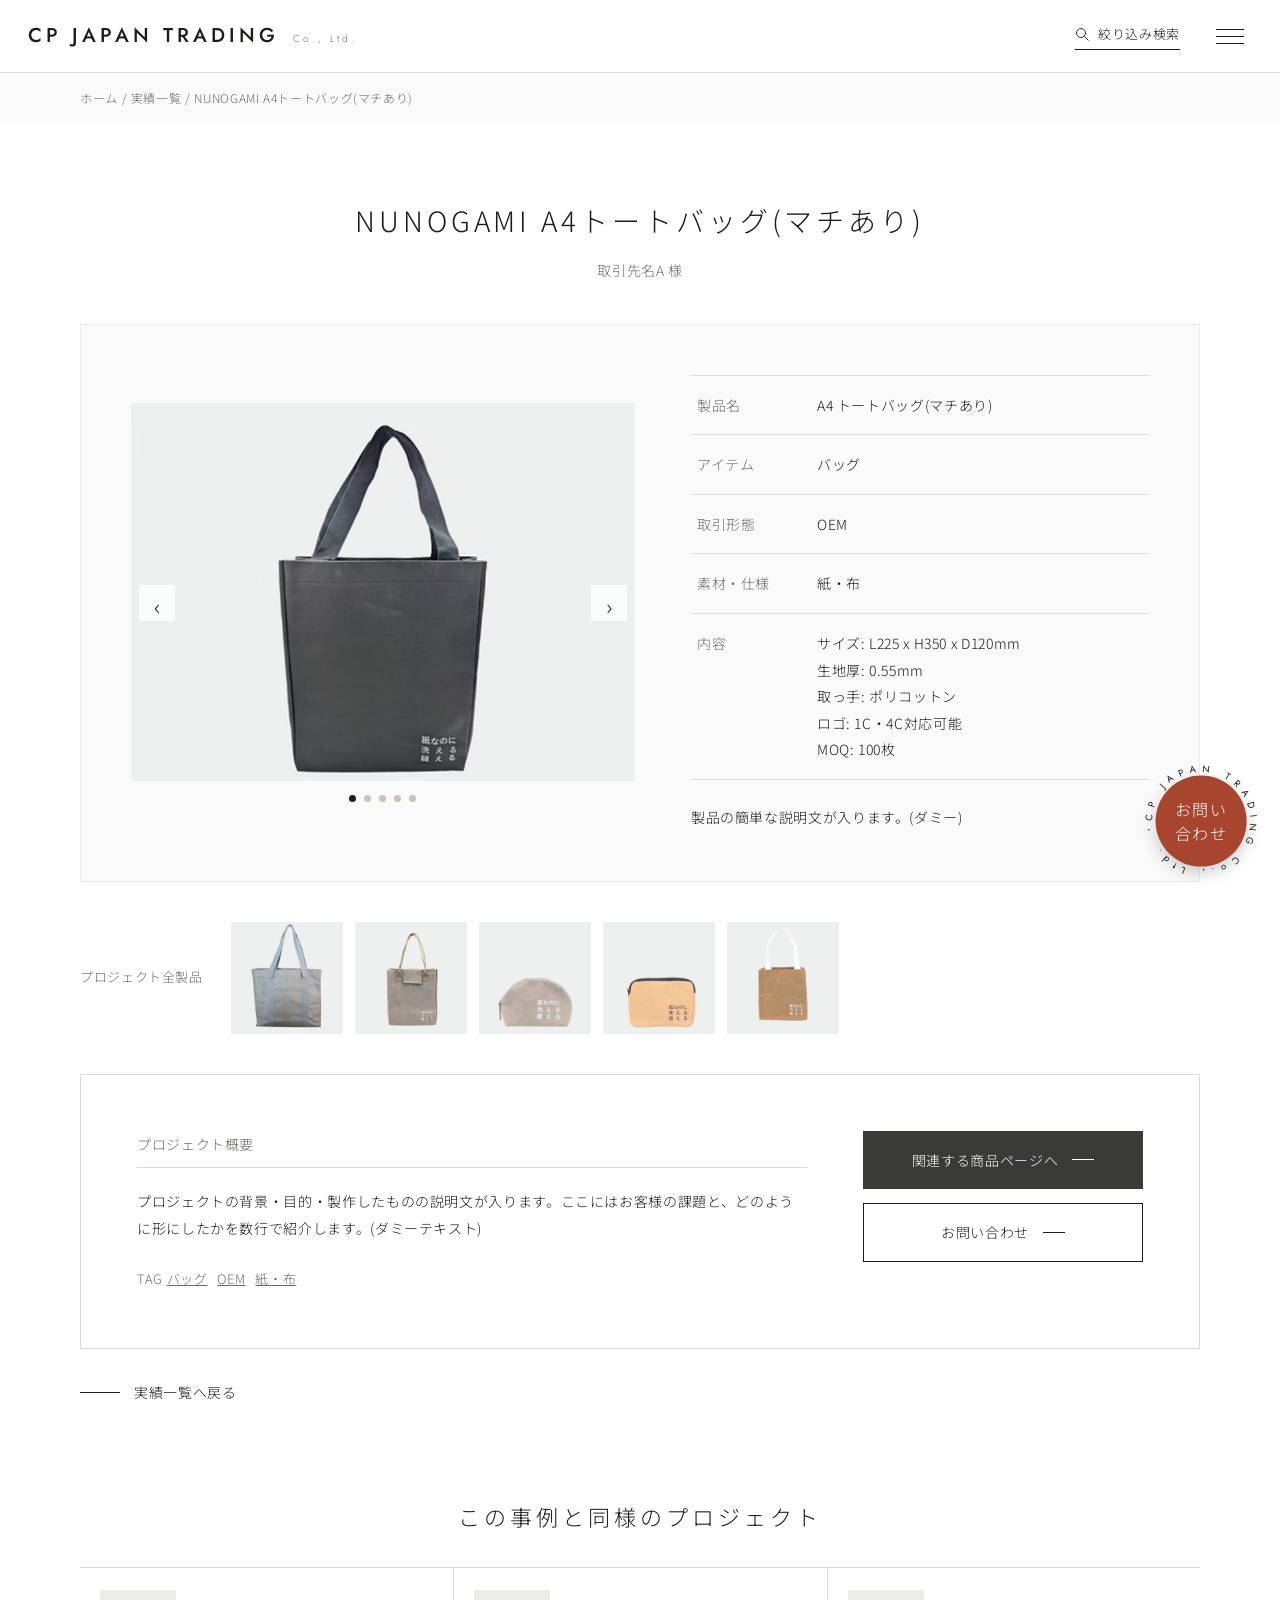
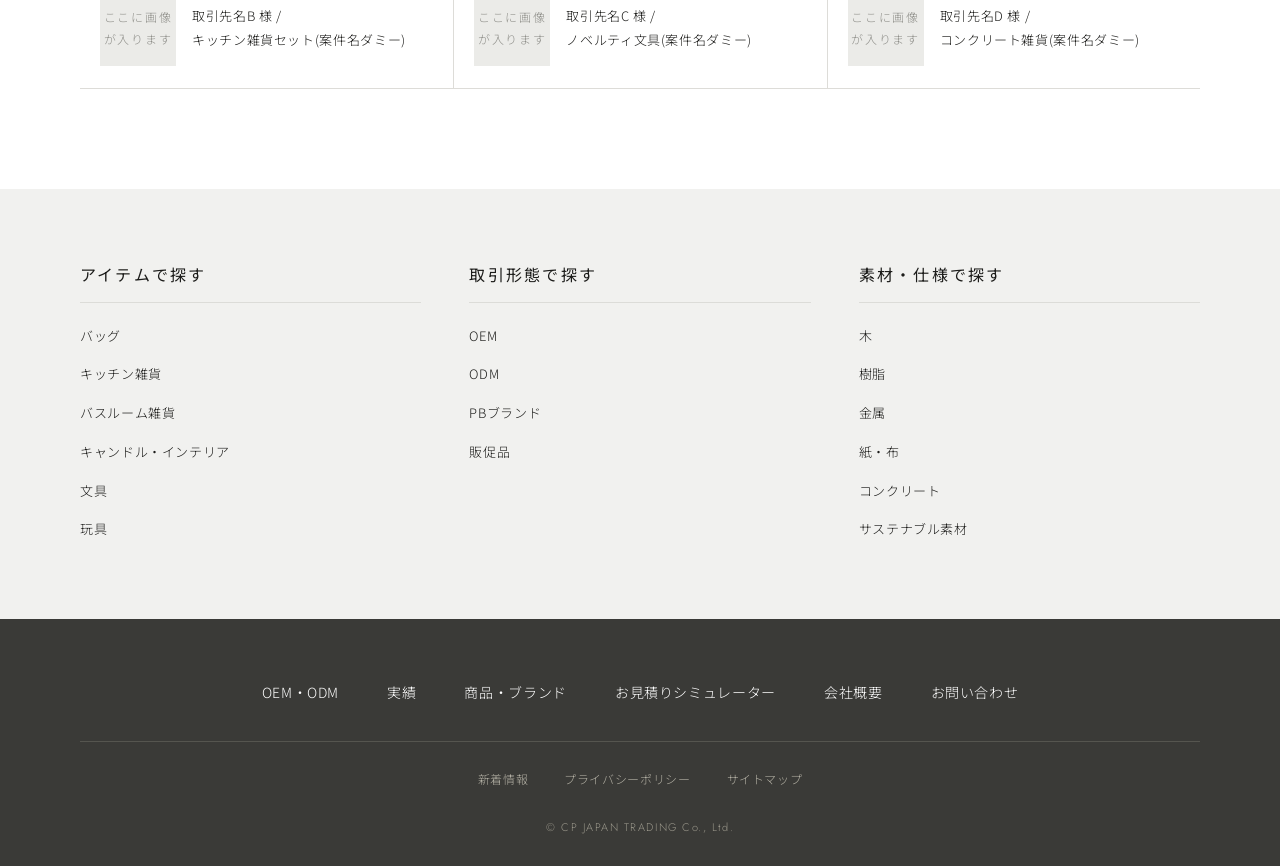
<file: work-detail.html>
<!DOCTYPE html>
<html lang="ja">
<head>
<meta charset="UTF-8">
<meta name="viewport" content="width=device-width,initial-scale=1">
<title>実績詳細 | CP JAPAN TRADING</title>
<meta name="robots" content="noindex">
<link rel="preconnect" href="https://fonts.googleapis.com">
<link href="https://fonts.googleapis.com/css2?family=Jost:wght@300;400;500&family=Noto+Sans+JP:wght@300;400;500&display=swap" rel="stylesheet">
<link rel="stylesheet" href="style.css">
</head>
<body class="sub">
<div id="hd"></div>

<div class="crumb"><div class="wrap"><a href="index.html">ホーム</a> / <a href="works.html">実績一覧</a> / <span id="crumbTitle"></span></div></div>
<main id="detail">
<section class="dt-hd wrap"><h1 id="dtTitle"></h1><p id="dtClient"></p></section>
<div class="wrap">
  <div class="dt-main">
    <div class="slider">
      <div class="slide-view" id="slView"></div>
      <button class="sl-btn prev" id="slPrev" aria-label="前へ">‹</button>
      <button class="sl-btn next" id="slNext" aria-label="次へ">›</button>
      <div class="dots" id="dots"></div>
    </div>
    <div>
      <table class="spec">
        <tr><th>製品名</th><td id="dtProd"></td></tr>
        <tr><th>アイテム</th><td id="dtItem"></td></tr>
        <tr><th>取引形態</th><td id="dtType"></td></tr>
        <tr><th>素材・仕様</th><td id="dtMat"></td></tr>
        <tr><th>内容</th><td id="dtSpec">サイズ:ダミー<br>数量:ダミー<br>仕様:ダミー</td></tr>
      </table>
      <p class="dt-desc">製品の簡単な説明文が入ります。(ダミー)</p>
    </div>
  </div>
  <div class="prod-strip"><span>プロジェクト全製品</span><ul id="prodStrip"></ul></div>
  <div class="dt-body">
    <div>
      <h3>プロジェクト概要</h3>
      <p>プロジェクトの背景・目的・製作したものの説明文が入ります。ここにはお客様の課題と、どのように形にしたかを数行で紹介します。(ダミーテキスト)</p>
      <div class="tags">TAG <span id="dtTags"></span></div>
    </div>
    <div class="dt-side">
      <a class="btn btn-fill" href="products.html" style="margin-bottom:14px">関連する商品ページへ</a>
      <a class="btn" href="contact.html">お問い合わせ</a>
    </div>
  </div>
  <a class="back" href="works.html">実績一覧へ戻る</a>
  <div class="sec-hd" style="margin:60px 0 30px"><h2 style="font-size:22px">この事例と同様のプロジェクト</h2></div>
  <div class="rel" id="rel" style="margin-bottom:100px"></div>
</div>
</main>
<div id="ft"></div>
<script src="data.js"></script>
<script src="app.js"></script>
</body>
</html>
</file>
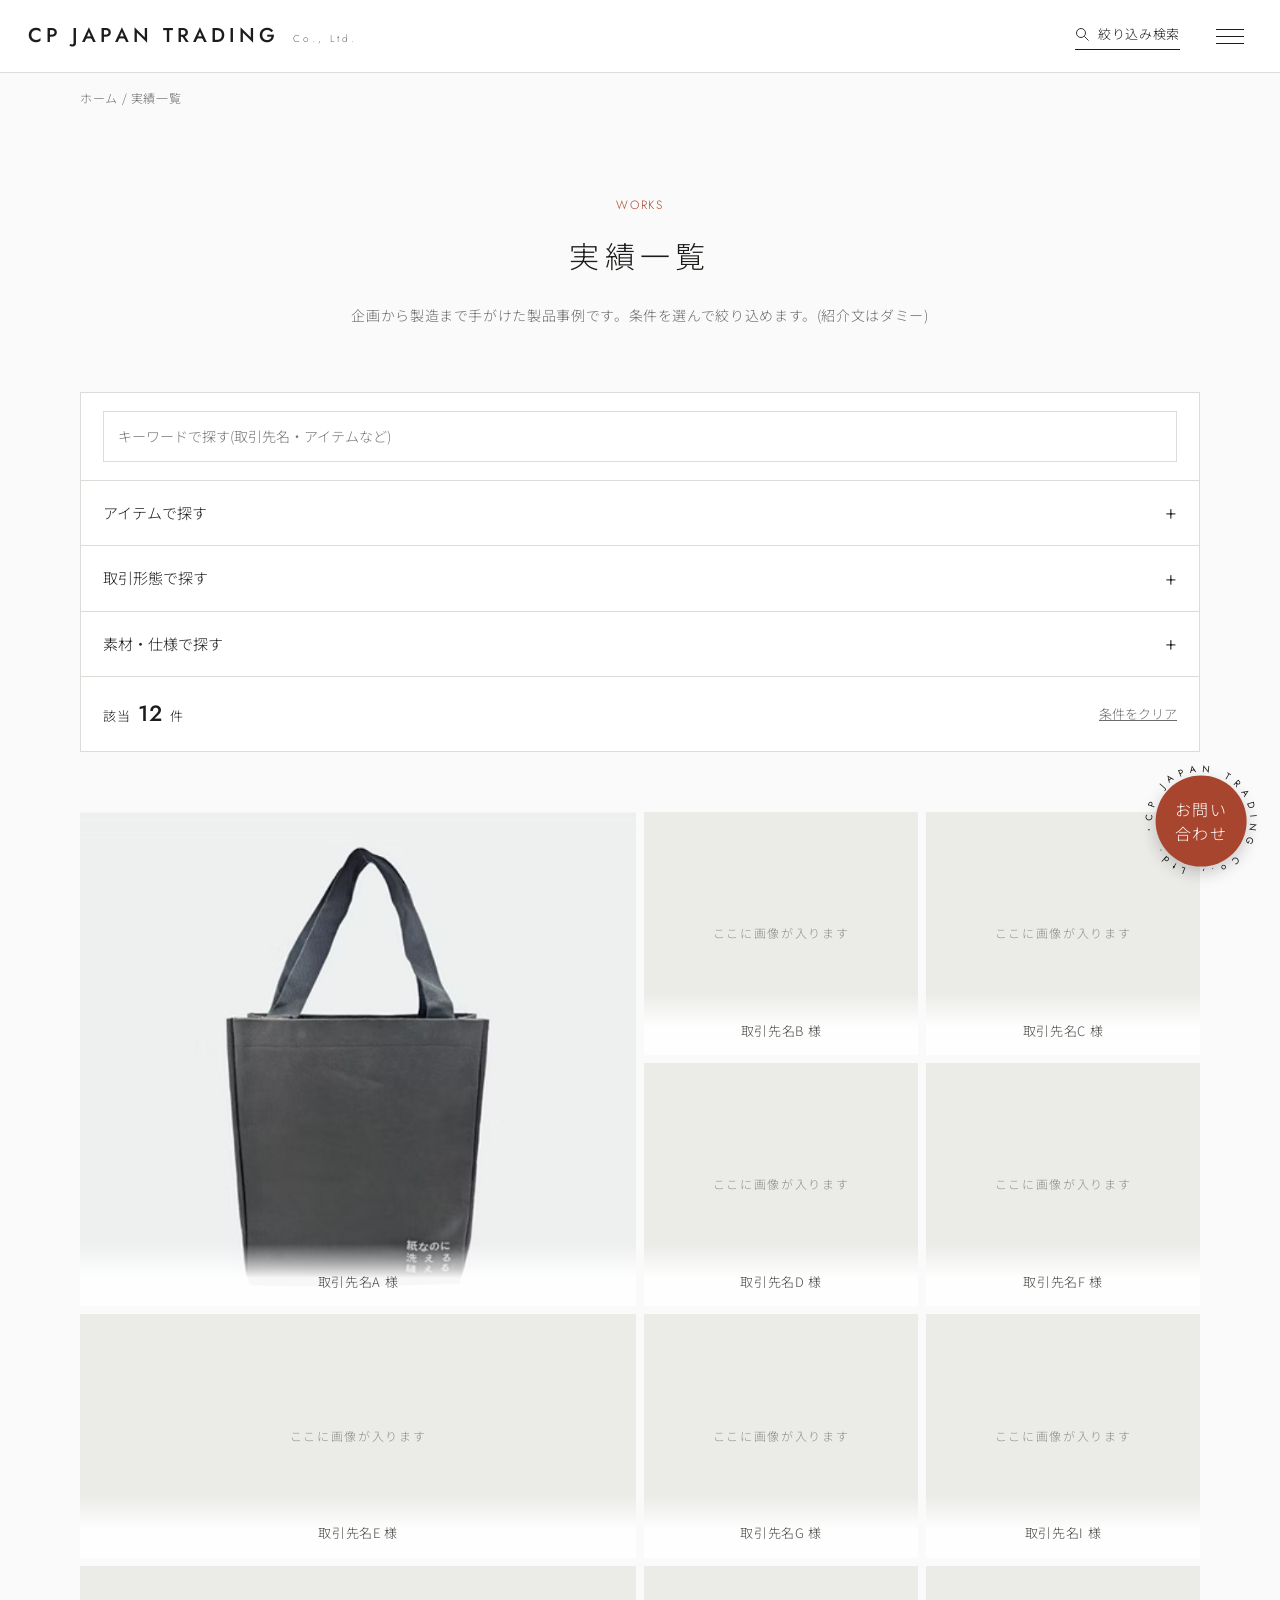
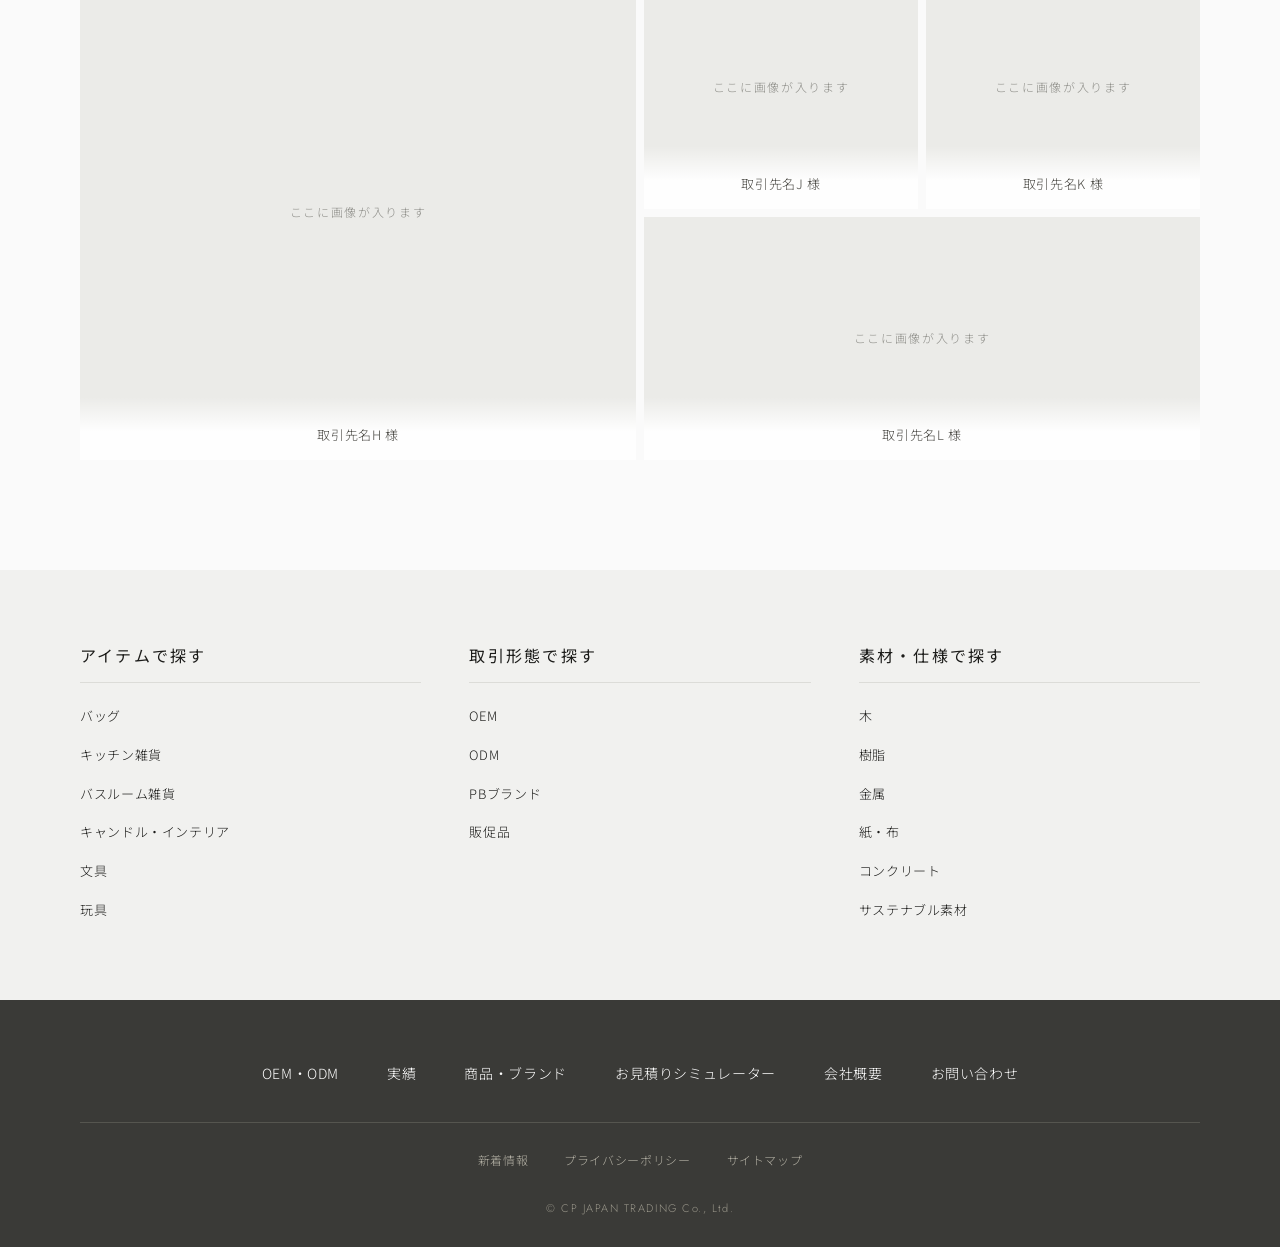
<file: works.html>
<!DOCTYPE html>
<html lang="ja">
<head>
<meta charset="UTF-8">
<meta name="viewport" content="width=device-width,initial-scale=1">
<title>実績一覧 | CP JAPAN TRADING</title>
<meta name="robots" content="noindex">
<link rel="preconnect" href="https://fonts.googleapis.com">
<link href="https://fonts.googleapis.com/css2?family=Jost:wght@300;400;500&family=Noto+Sans+JP:wght@300;400;500&display=swap" rel="stylesheet">
<link rel="stylesheet" href="style.css">
</head>
<body class="sub">
<div id="hd"></div>

<div class="crumb"><div class="wrap"><a href="index.html">ホーム</a> / 実績一覧</div></div>
<section class="page-hd"><span class="en">WORKS</span><h1>実績一覧</h1><p>企画から製造まで手がけた製品事例です。条件を選んで絞り込めます。(紹介文はダミー)</p></section>
<section class="flt" id="finder">
  <div class="wrap">
    <div class="flt-box">
      <div class="flt-top"><input id="fltQ" type="search" placeholder="キーワードで探す(取引先名・アイテムなど)"></div>
      <div id="fltAxes"></div>
      <div class="flt-bot"><span class="cnt">該当 <b id="cnt">0</b> 件</span><button id="fltClear" type="button">条件をクリア</button></div>
    </div>
  </div>
</section>
<section class="sec" style="padding-top:60px;background:var(--gray);margin-top:-70px;padding-bottom:110px">
  <div class="wrap">
    <div class="mosaic" id="worksList"></div>
    <p class="empty" id="empty">条件に合う実績が見つかりませんでした。条件を変えてお試しください。</p>
  </div>
</section>
<div id="ft"></div>
<script src="data.js"></script>
<script src="app.js"></script>
</body>
</html>
</file>
<file: style.css>
:root{
  --ink:#1c1c1a;
  --ink-sub:#6b6b68;
  --line:#dddcd8;
  --paper:#ffffff;
  --ecru:#f9f8f4;
  --sand:#ece9df;
  --dark:#3a3a37;
  --accent:#a8452f;
  --ph:#e8e8e5;
  --gray:#fafafa;
  --font-en:"Jost","Helvetica Neue",Arial,sans-serif;
  --font-ja:"Noto Sans JP","Hiragino Kaku Gothic ProN",Meiryo,sans-serif;
}
body.sub{--ecru:#fafafa;--sand:#f2f2f0}
*{box-sizing:border-box;margin:0;padding:0}
html{scroll-behavior:smooth}
body{font-family:var(--font-ja);font-weight:300;color:var(--ink);background:var(--paper);line-height:1.9;letter-spacing:.04em;-webkit-font-smoothing:antialiased}
img{max-width:100%;display:block}
a{color:inherit;text-decoration:none}
ul,ol{list-style:none}
button{font:inherit;color:inherit;background:none;border:0;cursor:pointer}
.en{font-family:var(--font-en);letter-spacing:.14em}
.wrap{width:min(1120px,calc(100% - 48px));margin-inline:auto}
.wrap-narrow{width:min(860px,calc(100% - 48px));margin-inline:auto}

/* header */
.hd{position:sticky;top:0;z-index:50;background:rgba(255,255,255,.96);border-bottom:1px solid var(--line)}
.hd-in{display:flex;align-items:center;justify-content:space-between;height:72px;padding:0 28px}
.logo{display:flex;align-items:baseline;gap:14px}
.logo b{font-family:var(--font-en);font-weight:500;font-size:20px;letter-spacing:.2em}
.logo small{font-family:var(--font-en);font-size:10px;letter-spacing:.3em;color:var(--ink-sub)}
.hd-r{display:flex;align-items:center;gap:28px}
.hd-search{display:flex;align-items:center;gap:8px;font-size:13px;border-bottom:1px solid var(--ink);padding-bottom:2px}
.hd-search svg{width:15px;height:15px}
.burger{width:44px;height:44px;position:relative}
.burger i{position:absolute;left:8px;right:8px;height:1px;background:var(--ink);transition:.3s}
.burger i:nth-child(1){top:15px}.burger i:nth-child(2){top:22px}.burger i:nth-child(3){top:29px}

/* drawer */
.ov{position:fixed;inset:0;background:rgba(40,40,36,.55);opacity:0;pointer-events:none;transition:.35s;z-index:80}
.drawer{position:fixed;top:0;right:0;bottom:0;width:min(440px,100%);background:var(--paper);z-index:90;transform:translateX(100%);transition:transform .45s cubic-bezier(.2,.7,.2,1);padding:28px 44px 40px;overflow-y:auto}
body.open .ov{opacity:1;pointer-events:auto}
body.open .drawer{transform:none}
.drawer-top{display:flex;justify-content:flex-end;height:48px}
.close{width:44px;height:44px;position:relative}
.close i{position:absolute;left:6px;right:6px;top:21px;height:1px;background:var(--ink)}
.close i:nth-child(1){transform:rotate(45deg)}.close i:nth-child(2){transform:rotate(-45deg)}
.dnav{margin-top:20px}
.dnav a{display:flex;justify-content:space-between;align-items:baseline;padding:16px 0;border-bottom:1px solid var(--line);font-size:16px}
.dnav a span{font-family:var(--font-en);font-size:11px;color:var(--ink-sub);letter-spacing:.2em}
.dnav a:hover{color:var(--accent)}
.dsearch{margin-top:32px}
.dsearch h4{font-size:13px;font-weight:400;margin-bottom:10px}
.dsearch form{display:flex;border:1px solid var(--ink)}
.dsearch input{flex:1;border:0;padding:12px 14px;font:inherit;font-size:14px;outline:none;background:transparent}
.dsearch button{padding:0 18px;background:var(--ink);color:#fff;font-size:13px}

/* fixed contact */

/* placeholder */
.ph{background:var(--ph);color:#8b8b87;display:flex;align-items:center;justify-content:center;font-size:12px;letter-spacing:.14em;text-align:center;width:100%;height:100%;min-height:100%}
.ph-box{position:relative;overflow:hidden}
img.ph{object-fit:cover;display:block}
.ph-box>.ph{position:absolute;inset:0}

/* buttons */
.btn{display:inline-flex;align-items:center;justify-content:center;gap:14px;min-width:240px;padding:15px 32px;border:1px solid var(--ink);font-size:14px;transition:.3s;background:transparent}
.btn::after{content:"";width:22px;height:1px;background:currentColor}
.btn:hover{background:var(--ink);color:#fff}
.btn-fill{background:var(--dark);color:#fff;border-color:var(--dark)}
.btn-fill:hover{background:var(--accent);border-color:var(--accent)}
.center{text-align:center}

/* sections */
.sec{padding:110px 0}
.sec.ecru{background:var(--ecru)}
.sec-hd{text-align:center;margin-bottom:56px}
.sec-hd .en{font-size:12px;color:var(--accent);display:block;margin-bottom:10px}
.sec-hd h2{font-size:28px;font-weight:300;letter-spacing:.18em}
.sec-hd p{margin-top:16px;font-size:14px;color:var(--ink-sub)}

/* hero */
.hero{display:grid;grid-template-columns:minmax(0,1fr) min(600px,48vw);align-items:center;overflow:hidden;padding:60px 0 70px}
.hero-tx{padding:20px 40px 20px max(24px,calc((100vw - 1120px)/2))}
.hero-tx .en{font-size:12px;color:var(--accent);display:block;margin-bottom:22px}
.hero-tx h1{font-size:clamp(26px,2.7vw,40px);font-weight:300;line-height:1.7;letter-spacing:.12em}
.hero-tx p{margin-top:22px;font-size:14px;color:var(--ink-sub)}
.hero-img{aspect-ratio:1/1}
.hero-img img{width:100%;height:100%;object-fit:cover}

/* lead */
.lead{display:grid;grid-template-columns:1fr 1.5fr;gap:64px;align-items:start}
.lead h2{font-size:24px;font-weight:300;letter-spacing:.16em;line-height:1.8}
.lead .blk+.blk{margin-top:30px}
.lead h3{font-size:15px;font-weight:500;margin-bottom:4px}
.lead p{font-size:14px;color:var(--ink-sub)}

/* service cards */
.svc{display:grid;grid-template-columns:repeat(4,1fr);gap:20px;margin-top:70px}
.svc a{display:block;border:1px solid var(--line);padding:30px 20px 26px;text-align:center;background:#fff;transition:.3s}
.svc a:hover{border-color:var(--accent);transform:translateY(-4px)}
.svc .en{font-size:20px;display:block;letter-spacing:.2em}
.svc small{display:block;margin-top:6px;font-size:12px;color:var(--ink-sub)}

/* mosaic */
.mosaic{display:grid;grid-template-columns:repeat(4,1fr);grid-auto-rows:clamp(170px,19vw,270px);grid-auto-flow:dense;gap:8px}
.tile{position:relative;background:#fff;display:block;overflow:hidden}
.tile .ph{transition:transform .6s}
.tile:hover .ph{transform:scale(1.04)}
.tile figcaption{position:absolute;left:0;right:0;bottom:0;padding:26px 14px 12px;background:linear-gradient(transparent,rgba(255,255,255,.96) 55%);font-size:13px;text-align:center;color:#4b4a45}
.tile.w2{grid-column:span 2}
.tile.h2{grid-row:span 2}
.tile.hid{display:none}

/* brand cards */
.cards3{display:grid;grid-template-columns:repeat(3,1fr);gap:28px}
.card .ph-box{aspect-ratio:4/3}
.card .ph-box>img{position:absolute;inset:0;width:100%;height:100%;object-fit:cover;display:block}
.card h3{font-family:var(--font-en);font-weight:400;letter-spacing:.2em;font-size:18px;margin:18px 0 6px}
.card p{font-size:13px;color:var(--ink-sub)}

/* news */
.news li{display:grid;grid-template-columns:130px 110px 1fr;gap:12px;padding:20px 4px;border-bottom:1px solid var(--line);font-size:14px}
.news li:first-child{border-top:1px solid var(--line)}
.news time{font-family:var(--font-en);letter-spacing:.1em}
.news span{color:var(--ink-sub);font-size:13px}

/* estimator cta */
.cta-est{background:var(--dark);color:#fff;padding:90px 0;text-align:center}
.cta-est h2{font-size:24px;font-weight:300;letter-spacing:.16em}
.cta-est p{margin:16px 0 34px;font-size:14px;color:#cfccc1}
.cta-est .btn{border-color:#fff;color:#fff}
.cta-est .btn:hover{background:#fff;color:var(--dark)}

/* search block (footer upper) */
.finder{background:var(--sand);padding:70px 0}
.finder-in{display:grid;grid-template-columns:repeat(3,1fr);gap:48px}
.finder h4{font-size:16px;font-weight:400;letter-spacing:.14em;padding-bottom:12px;border-bottom:1px solid #d9d8d3;margin-bottom:14px}
.finder a{display:block;padding:7px 0;font-size:13px}
.finder a:hover{color:var(--accent)}

/* footer */
.ft{background:var(--dark);color:#fff;padding:60px 0 28px}
.ft-nav{display:flex;flex-wrap:wrap;justify-content:center;gap:12px 48px;padding-bottom:36px;border-bottom:1px solid #55554f}
.ft-nav a{font-size:14px}
.ft-sub{display:flex;flex-wrap:wrap;justify-content:center;gap:10px 36px;padding:26px 0;font-size:12px;color:#b3b0a4}
.ft small{display:block;text-align:center;font-size:11px;color:#9a978b;font-family:var(--font-en);letter-spacing:.14em}

/* page head */
.crumb{background:var(--ecru);padding:14px 0;font-size:12px;color:var(--ink-sub)}
.crumb a:hover{color:var(--accent)}
.page-hd{background:var(--ecru);padding:70px 0 64px;text-align:center}
.page-hd .en{font-size:12px;color:var(--accent);display:block;margin-bottom:10px}
.page-hd h1{font-size:30px;font-weight:300;letter-spacing:.18em}
.page-hd p{margin-top:18px;font-size:14px;color:var(--ink-sub)}

/* filter */
.flt{background:var(--ecru);padding:0 0 70px}
.flt-box{background:#fff;border:1px solid var(--line)}
.flt-top{display:flex;gap:12px;padding:18px 22px;border-bottom:1px solid var(--line);align-items:center}
.flt-top input{flex:1;border:1px solid var(--line);padding:11px 14px;font:inherit;font-size:14px;outline:none;background:#fff}
.flt-top input:focus{border-color:var(--ink)}
.acc-h{width:100%;display:flex;justify-content:space-between;align-items:center;padding:18px 22px;font-size:15px;border-bottom:1px solid var(--line);text-align:left}
.acc-h::after{content:"+";font-family:var(--font-en);font-size:20px;line-height:1}
.acc-h.on::after{content:"−"}
.acc-b{display:none;padding:18px 22px 8px;border-bottom:1px solid var(--line);background:#fcfcfb}
.acc-b.on{display:flex;flex-wrap:wrap;gap:10px 10px}
.chip{position:relative}
.chip input{position:absolute;opacity:0}
.chip span{display:inline-block;padding:7px 16px;border:1px solid var(--line);background:#fff;font-size:13px;cursor:pointer;transition:.2s}
.chip input:checked+span{background:var(--dark);color:#fff;border-color:var(--dark)}
.chip input:focus-visible+span{outline:2px solid var(--accent)}
.flt-bot{display:flex;justify-content:space-between;align-items:center;padding:16px 22px;font-size:13px}
.flt-bot button{text-decoration:underline;color:var(--ink-sub)}
.cnt b{font-family:var(--font-en);font-size:22px;font-weight:500;margin:0 4px}
.empty{display:none;text-align:center;padding:60px 0;color:var(--ink-sub);font-size:14px}

/* detail */
.dt-hd{text-align:center;padding:70px 0 40px}
.dt-hd h1{font-size:28px;font-weight:300;letter-spacing:.14em}
.dt-hd p{margin-top:10px;color:var(--ink-sub);font-size:14px}
.dt-main{background:var(--ecru);padding:50px;display:grid;grid-template-columns:1.1fr 1fr;gap:56px;align-items:center}
.slider{position:relative}
.slide-view{aspect-ratio:4/3;position:relative;overflow:hidden}
.slide-view .ph{position:absolute;inset:0;opacity:0;transition:opacity .4s}
.slide-view .ph.on{opacity:1}
.sl-btn{position:absolute;top:50%;transform:translateY(-50%);width:36px;height:36px;font-size:22px;background:rgba(255,255,255,.8);z-index:2}
.sl-btn.prev{left:8px}.sl-btn.next{right:8px}
.dots{display:flex;gap:8px;justify-content:center;margin-top:14px}
.dots i{width:7px;height:7px;border-radius:50%;background:#c8c3b4;cursor:pointer}
.dots i.on{background:var(--ink)}
.spec{width:100%;border-collapse:collapse;font-size:14px}
.spec th,.spec td{padding:16px 6px;border-bottom:1px solid var(--line);text-align:left;vertical-align:top}
.spec tr:first-child th,.spec tr:first-child td{border-top:1px solid var(--line)}
.spec th{width:120px;font-weight:300;color:var(--ink-sub)}
.dt-desc{margin-top:24px;font-size:14px}
.prod-strip{display:flex;align-items:center;gap:28px;margin:40px 0}
.prod-strip>span{font-size:13px;color:var(--ink-sub);white-space:nowrap}
.prod-strip ul{display:flex;gap:12px;flex:1;overflow-x:auto}
.prod-strip li{flex:0 0 112px;aspect-ratio:1}
.prod-strip li.on{outline:1px solid var(--ink)}
.dt-body{border:1px solid var(--line);padding:56px;display:grid;grid-template-columns:1fr 280px;gap:56px}
.dt-body h3{font-size:14px;font-weight:300;color:var(--ink-sub);padding-bottom:10px;border-bottom:1px solid var(--line);margin-bottom:20px}
.dt-body p{font-size:14px}
.tags{margin-top:26px;font-size:13px;color:var(--ink-sub)}
.tags a{text-decoration:underline;margin-right:10px}
.dt-side .btn{width:100%;min-width:0}
.back{display:inline-flex;align-items:center;gap:14px;font-size:14px;margin:30px 0}
.back::before{content:"";width:40px;height:1px;background:var(--ink)}
.rel{display:grid;grid-template-columns:repeat(3,1fr);border-top:1px solid var(--line)}
.rel a{display:flex;gap:16px;align-items:center;padding:22px 20px;font-size:13px;border-bottom:1px solid var(--line)}
.rel a+a{border-left:1px solid var(--line)}
.rel .ph-box{flex:0 0 76px;height:76px}

/* product page */
.tabs{display:flex;justify-content:center;gap:0;margin-bottom:50px;border-bottom:1px solid var(--line)}
.tabs button{padding:16px 36px;font-family:var(--font-en);letter-spacing:.2em;font-size:14px;border-bottom:2px solid transparent;margin-bottom:-1px}
.tabs button.on{border-color:var(--accent);color:var(--accent)}
.brand-intro{display:grid;grid-template-columns:1fr 1fr;gap:56px;align-items:center;margin-bottom:60px}
.brand-intro .ph-box{aspect-ratio:4/3}
.brand-intro .ph-box>img{object-position:right center}
.brand-intro h2{font-family:var(--font-en);font-weight:400;font-size:28px;letter-spacing:.24em;margin-bottom:14px}
.brand-intro p{font-size:14px;color:var(--ink-sub)}
.pgrid{display:grid;grid-template-columns:repeat(3,1fr);gap:40px 28px}
.pgrid .ph-box{aspect-ratio:1;background:#fff}
.pgrid h3{font-size:13px;font-weight:400;margin-top:14px;text-align:center}
.pgrid p{font-size:12px;color:var(--ink-sub);text-align:center}
.tp{display:none}.tp.on{display:block}

/* oem */
.flow{display:grid;grid-template-columns:repeat(6,1fr);gap:0;counter-reset:s;margin-top:20px}
.flow li{counter-increment:s;padding:26px 14px 22px;border:1px solid var(--line);margin-left:-1px;text-align:center;font-size:13px;background:#fff}
.flow li::before{content:"0" counter(s);display:block;font-family:var(--font-en);font-size:22px;color:var(--accent);margin-bottom:6px}
.two{display:grid;grid-template-columns:1fr 1fr;gap:56px;align-items:center}
.two .ph-box{aspect-ratio:4/3}
.two h3{font-size:22px;font-weight:300;letter-spacing:.14em;margin-bottom:14px}
.two p{font-size:14px;color:var(--ink-sub)}
.two.rev .ph-box{order:2}
.two+.two{margin-top:80px}

/* company table */
.tbl{width:100%;border-collapse:collapse}
.tbl th,.tbl td{padding:26px 8px;border-top:1px solid var(--line);text-align:left;vertical-align:top;font-size:14px}
.tbl tr:last-child th,.tbl tr:last-child td{border-bottom:1px solid var(--line)}
.tbl th{width:240px;font-weight:500}
.tbl th small{font-weight:300;color:var(--ink-sub);font-family:var(--font-en);letter-spacing:.1em;margin-left:6px;font-size:11px}
.tbl td small{display:block;color:var(--ink-sub);font-size:13px}

/* form */
.form{display:grid;gap:26px}
.form label{display:block;font-size:14px;margin-bottom:8px}
.form label em{font-style:normal;color:var(--accent);font-size:12px;margin-left:8px}
.form input,.form select,.form textarea{width:100%;border:1px solid var(--line);padding:13px 14px;font:inherit;font-size:14px;background:#fff;outline:none}
.form input:focus,.form select:focus,.form textarea:focus{border-color:var(--ink)}
.form textarea{min-height:200px}

/* estimator */
.steps{display:flex;justify-content:center;gap:0;margin-bottom:46px;counter-reset:st}
.steps li{counter-increment:st;padding:12px 28px;font-size:13px;color:var(--ink-sub);border-bottom:2px solid var(--line)}
.steps li::before{content:"STEP " counter(st);font-family:var(--font-en);letter-spacing:.12em;margin-right:10px;font-size:11px}
.steps li.on{color:var(--ink);border-color:var(--accent)}
.st{display:none}.st.on{display:block}
.opts{display:grid;grid-template-columns:repeat(4,1fr);gap:14px}
.opt{position:relative}
.opt input{position:absolute;opacity:0}
.opt span{display:flex;flex-direction:column;align-items:center;gap:10px;padding:16px 10px;border:1px solid var(--line);background:#fff;font-size:13px;cursor:pointer;height:100%;transition:.2s}
.opt .ph-box{width:100%;aspect-ratio:1}
.opt input:checked+span{border-color:var(--accent);box-shadow:0 0 0 1px var(--accent)}
.opt input:focus-visible+span{outline:2px solid var(--ink)}
.qty{display:flex;align-items:center;gap:18px;justify-content:center;margin:20px 0}
.qty input[type=range]{flex:1;max-width:420px;accent-color:var(--accent)}
.qty output{font-family:var(--font-en);font-size:30px;min-width:150px;text-align:right}
.qty output small{font-size:13px;font-family:var(--font-ja);margin-left:4px}
.est-nav{display:flex;justify-content:center;gap:16px;margin-top:44px}
.res{border:1px solid var(--line);background:var(--ecru);padding:40px;display:grid;grid-template-columns:1fr 1fr;gap:20px;text-align:center}
.res div span{display:block;font-size:12px;color:var(--ink-sub);margin-bottom:6px}
.res div b{font-family:var(--font-en);font-weight:400;font-size:30px;letter-spacing:.06em}
.note{font-size:12px;color:var(--ink-sub);margin-top:16px;text-align:center}

/* responsive */
@media (max-width:900px){
  .hd-in{padding:0 16px;height:60px}
  .logo small{display:none}.logo b{font-size:16px}
  .hd-search span{display:none}
  .hero{grid-template-columns:1fr;padding:20px 0 40px}
  .hero-tx{padding:30px 24px 30px}
  .hero-img{margin-left:24px}
  .lead,.two,.brand-intro,.dt-main,.dt-body{grid-template-columns:1fr;gap:30px}
  .dt-main,.dt-body{padding:24px}
  .svc{grid-template-columns:repeat(2,1fr)}
  .mosaic{grid-template-columns:repeat(2,1fr);grid-auto-rows:170px}
  .cards3,.pgrid,.finder-in{grid-template-columns:1fr}
  .pgrid{grid-template-columns:repeat(2,1fr)}
  .news li{grid-template-columns:1fr;gap:2px}
  .flow{grid-template-columns:repeat(2,1fr)}
  .rel{grid-template-columns:1fr}.rel a+a{border-left:0}
  .opts{grid-template-columns:repeat(2,1fr)}
  .res{grid-template-columns:1fr}
  .tbl th{width:120px}
  .sec{padding:70px 0}
  .tabs button{padding:14px 14px;font-size:12px}
  .steps li{padding:10px 10px;font-size:11px}
  .steps li::before{display:none}
  .prod-strip{flex-direction:column;align-items:flex-start;gap:10px}
}

/* overflow fixes */
.prod-strip ul{min-width:0;width:100%}
.opt{min-width:0}
.opt span{min-width:0;overflow-wrap:anywhere;text-align:center}
@media (max-width:900px){
  .opts[style*="repeat(3"]{grid-template-columns:1fr !important}
}

@media (max-width:900px){
  .page-hd h1{font-size:22px;letter-spacing:.1em}
  .page-hd{padding:50px 0 44px}
  .sec-hd h2{font-size:22px}
    .dt-hd h1{font-size:21px}
}

/* トップ以外: 生成りを使わず薄いグレー(#fafafa)を主にする */
body:not(.top) .crumb,
body:not(.top) .page-hd,
body:not(.top) .sec.ecru,
body:not(.top) .flt,
body:not(.top) .dt-main,
body:not(.top) .res{background:var(--gray)}
body:not(.top) .dt-main,body:not(.top) .res{border:1px solid #ececec}
body:not(.top) .finder{background:#f1f1ef}
body:not(.top) .finder h4{border-bottom-color:#dcdcd8}
body:not(.top) .tabs button.on,body:not(.top) .steps li.on{border-color:var(--accent)}
body:not(.top) .ph{background:#ebebe8;color:#8f8f8a}

/* circular contact button */
.fix-contact{position:fixed;right:20px;bottom:20px;z-index:40;width:118px;height:118px;display:block;transition:transform .2s}
.fix-contact:hover{transform:scale(1.06)}
.fc-ring{position:absolute;inset:0;width:100%;height:100%;overflow:visible;animation:fcspin 14s linear infinite !important}
.fc-ring text{font-family:var(--font-en);font-size:10.5px;font-weight:400;letter-spacing:.04em;fill:var(--ink)}
.fc-core{position:absolute;left:50%;top:50%;width:76.923%;height:76.923%;transform:translate(-50%,-50%);border-radius:50%;background:var(--accent);color:#fff;display:flex;align-items:center;justify-content:center;text-align:center;font-size:16px;line-height:1.5;letter-spacing:.08em;box-shadow:0 6px 16px rgba(28,28,26,.22)}
@keyframes fcspin{to{transform:rotate(360deg)}}
@media (prefers-reduced-motion:reduce){.fc-ring{animation:fcspin 14s linear infinite !important}}
@media (max-width:900px){.fix-contact{width:112px;height:112px;right:10px;bottom:10px}.fc-ring text{font-weight:500}.fc-core{font-size:14px}}
</file>
